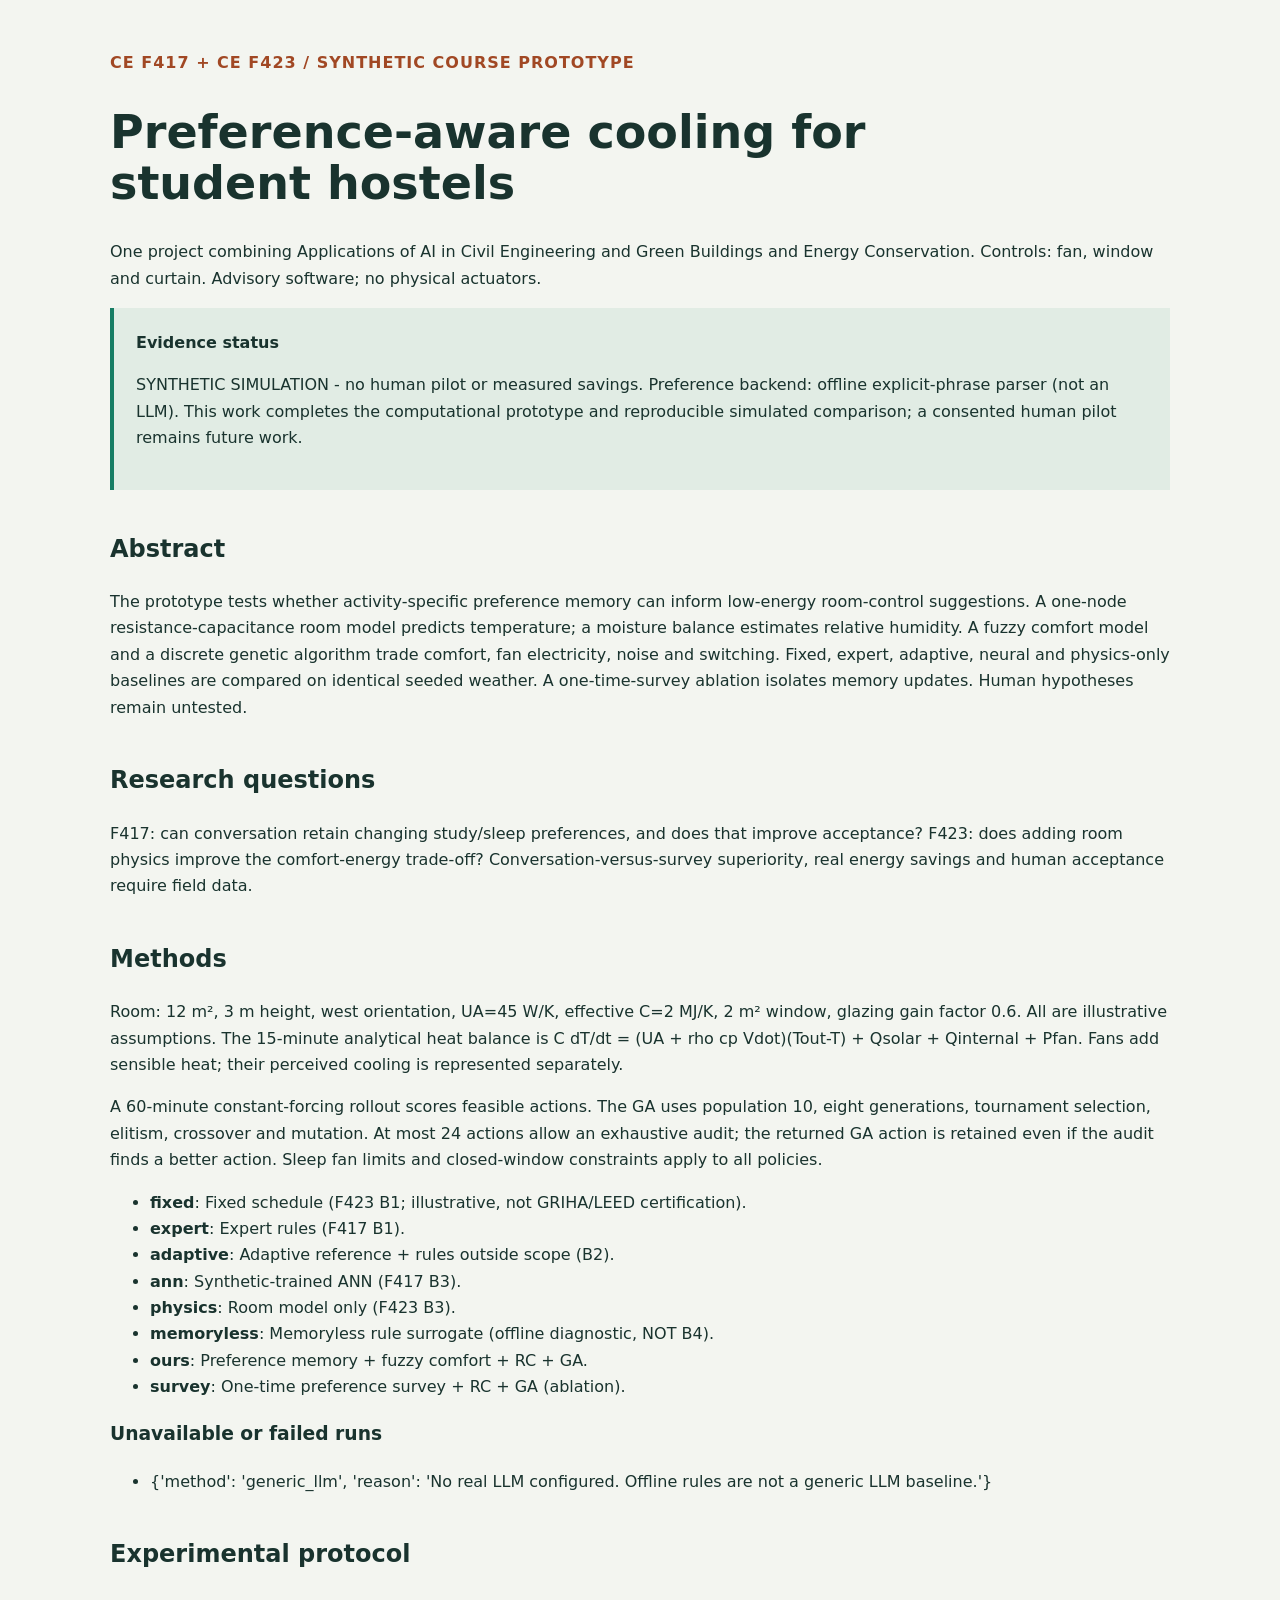
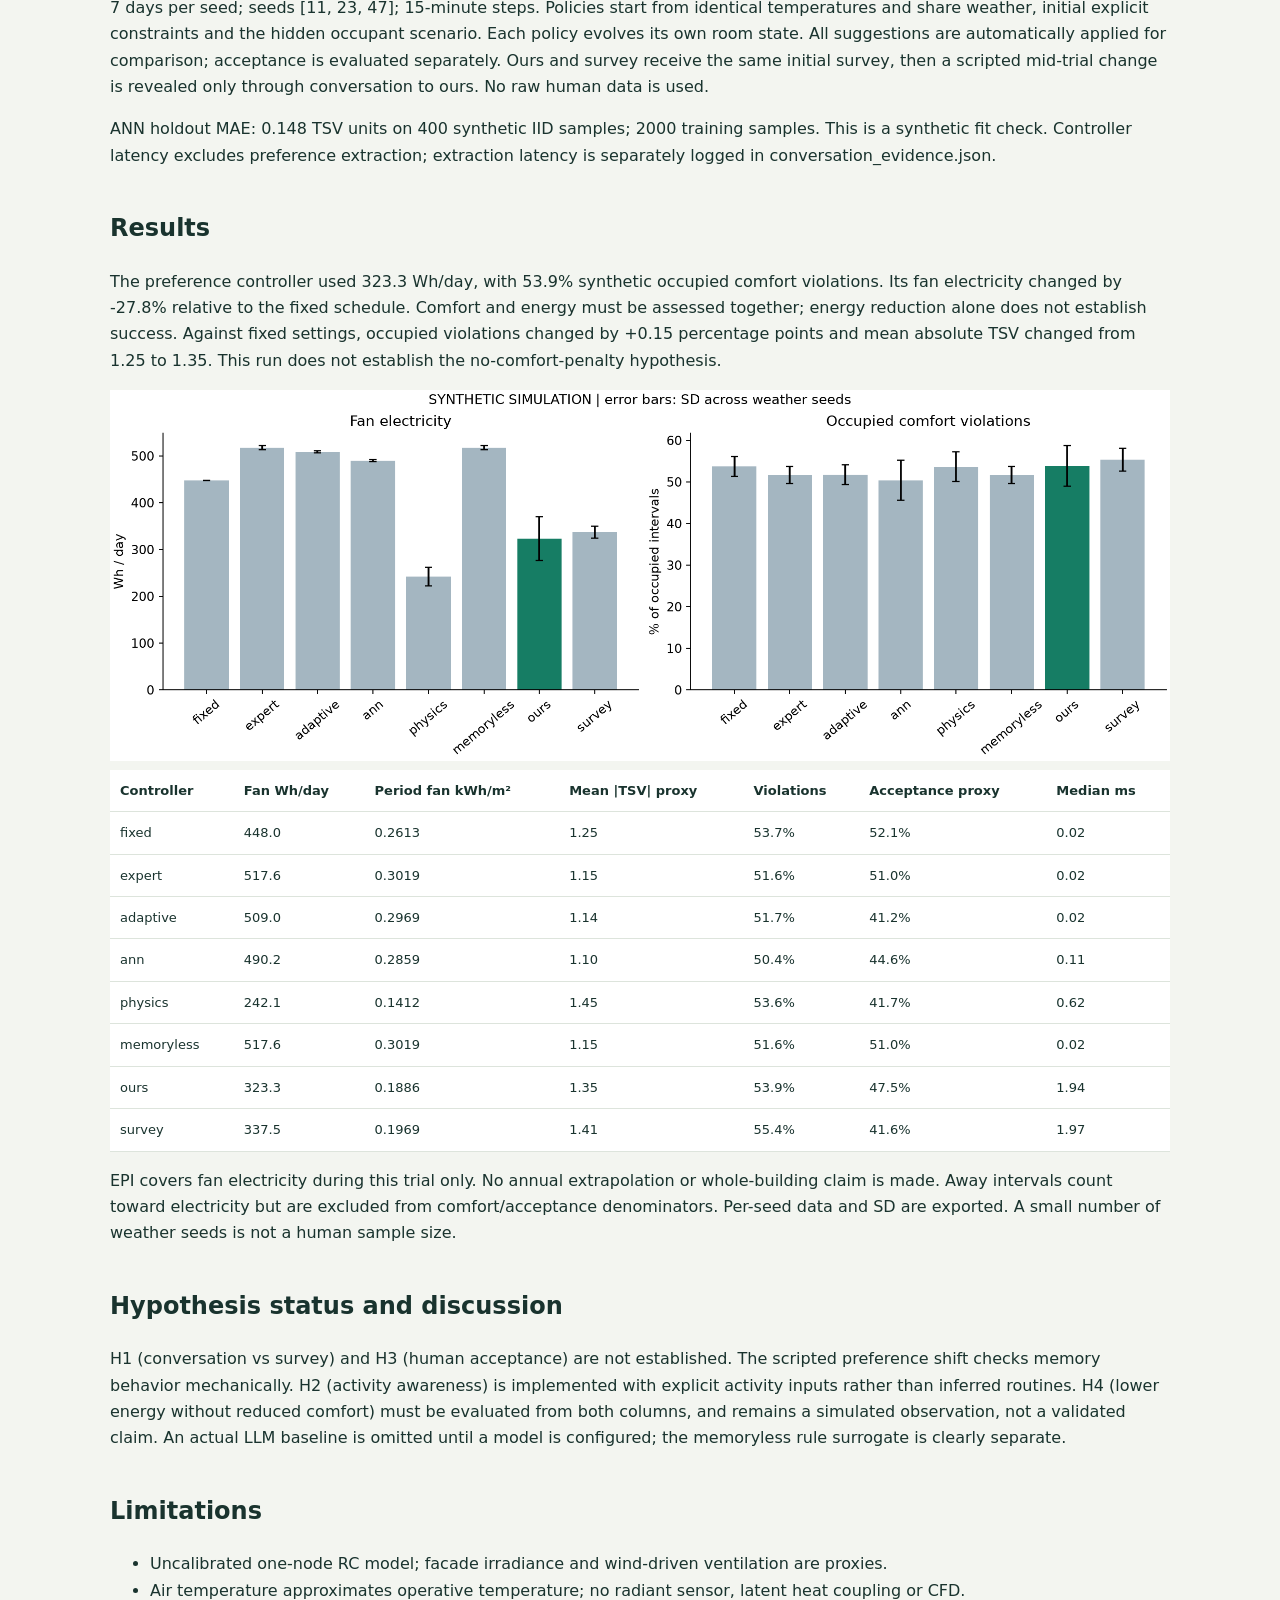
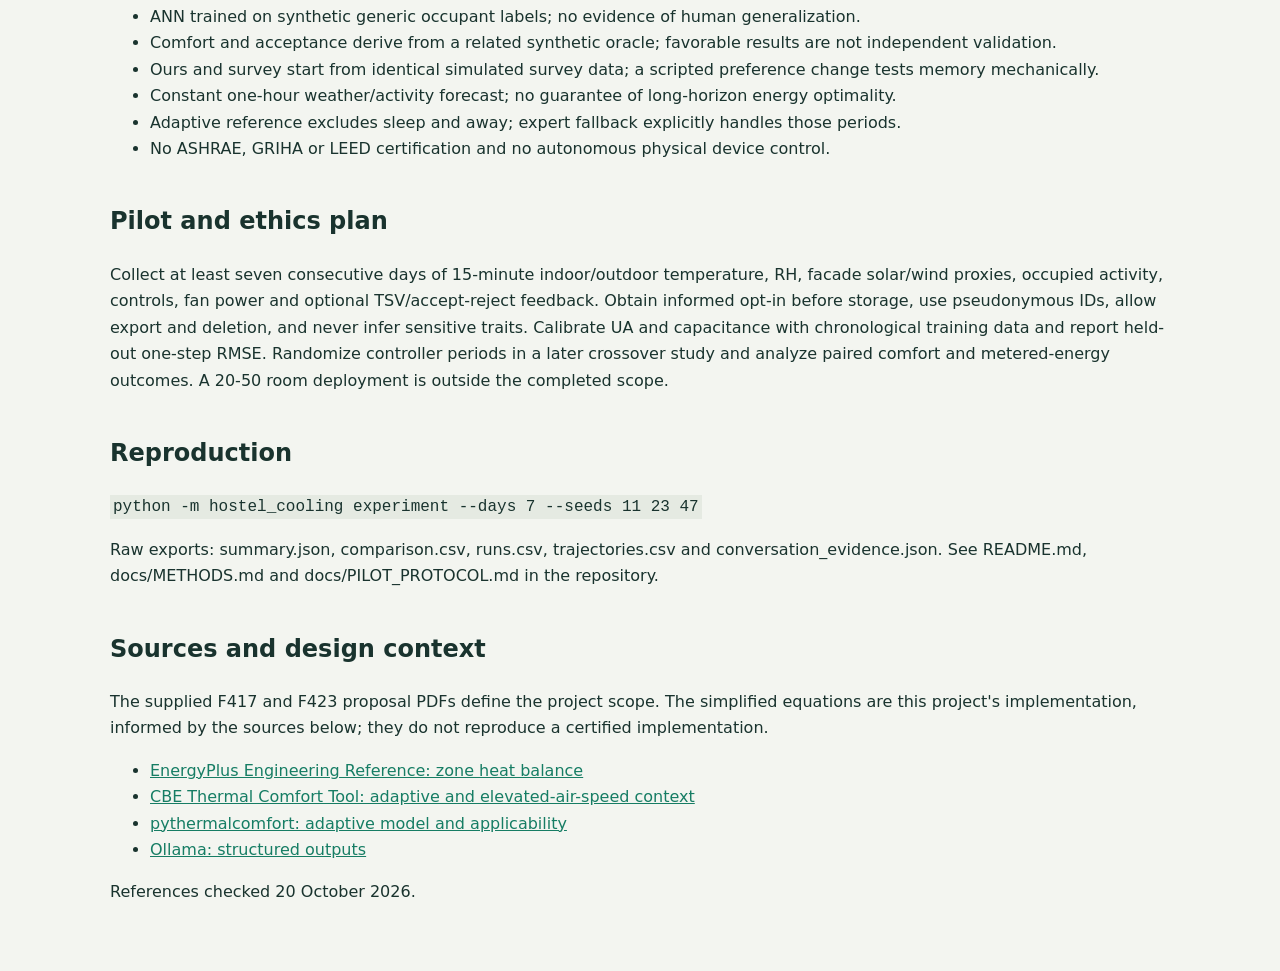
<file: outputs/demo/report.html>
<!doctype html><html lang="en"><meta charset="utf-8"><meta name="viewport" content="width=device-width,initial-scale=1"><title>Hostel cooling | Research report</title>
    <style>body{font:16px/1.65 system-ui;color:#19332e;background:#f3f5f0;margin:0}main{max-width:1060px;margin:auto;padding:50px 30px}h1{font-size:46px;line-height:1.1;max-width:800px}h2{margin-top:40px}.tag{color:#a14824;font-weight:700;letter-spacing:1px}table{border-collapse:collapse;width:100%;font-size:13px;background:white}td,th{padding:10px;text-align:left;border-bottom:1px solid #dde4dc}img{width:100%}code{background:#e5eae2;padding:3px}a{color:#167d64}.box{background:#e1ece4;padding:22px;border-left:4px solid #167d64}@media print{body{background:white}main{padding:0}h2{break-after:avoid}tr,img{break-inside:avoid}}</style><main>
    <div class="tag">CE F417 + CE F423 / SYNTHETIC COURSE PROTOTYPE</div><h1>Preference-aware cooling for student hostels</h1>
    <p>One project combining Applications of AI in Civil Engineering and Green Buildings and Energy Conservation. Controls: fan, window and curtain. Advisory software; no physical actuators.</p>
    <div class="box"><b>Evidence status</b><p>SYNTHETIC SIMULATION - no human pilot or measured savings. Preference backend: offline explicit-phrase parser (not an LLM). This work completes the computational prototype and reproducible simulated comparison; a consented human pilot remains future work.</p></div>
    <h2>Abstract</h2><p>The prototype tests whether activity-specific preference memory can inform low-energy room-control suggestions. A one-node resistance-capacitance room model predicts temperature; a moisture balance estimates relative humidity. A fuzzy comfort model and a discrete genetic algorithm trade comfort, fan electricity, noise and switching. Fixed, expert, adaptive, neural and physics-only baselines are compared on identical seeded weather. A one-time-survey ablation isolates memory updates. Human hypotheses remain untested.</p>
    <h2>Research questions</h2><p>F417: can conversation retain changing study/sleep preferences, and does that improve acceptance? F423: does adding room physics improve the comfort-energy trade-off? Conversation-versus-survey superiority, real energy savings and human acceptance require field data.</p>
    <h2>Methods</h2><p>Room: 12 m², 3 m height, west orientation, UA=45 W/K, effective C=2 MJ/K, 2 m² window, glazing gain factor 0.6. All are illustrative assumptions. The 15-minute analytical heat balance is C dT/dt = (UA + rho cp Vdot)(Tout-T) + Qsolar + Qinternal + Pfan. Fans add sensible heat; their perceived cooling is represented separately.</p>
    <p>A 60-minute constant-forcing rollout scores feasible actions. The GA uses population 10, eight generations, tournament selection, elitism, crossover and mutation. At most 24 actions allow an exhaustive audit; the returned GA action is retained even if the audit finds a better action. Sleep fan limits and closed-window constraints apply to all policies.</p>
    <ul><li><b>fixed</b>: Fixed schedule (F423 B1; illustrative, not GRIHA/LEED certification).</li><li><b>expert</b>: Expert rules (F417 B1).</li><li><b>adaptive</b>: Adaptive reference + rules outside scope (B2).</li><li><b>ann</b>: Synthetic-trained ANN (F417 B3).</li><li><b>physics</b>: Room model only (F423 B3).</li><li><b>memoryless</b>: Memoryless rule surrogate (offline diagnostic, NOT B4).</li><li><b>ours</b>: Preference memory + fuzzy comfort + RC + GA.</li><li><b>survey</b>: One-time preference survey + RC + GA (ablation).</li></ul><h3>Unavailable or failed runs</h3><ul><li>{&#x27;method&#x27;: &#x27;generic_llm&#x27;, &#x27;reason&#x27;: &#x27;No real LLM configured. Offline rules are not a generic LLM baseline.&#x27;}</li></ul>
    <h2>Experimental protocol</h2><p>7 days per seed; seeds [11, 23, 47]; 15-minute steps. Policies start from identical temperatures and share weather, initial explicit constraints and the hidden occupant scenario. Each policy evolves its own room state. All suggestions are automatically applied for comparison; acceptance is evaluated separately. Ours and survey receive the same initial survey, then a scripted mid-trial change is revealed only through conversation to ours. No raw human data is used.</p>
    <p>ANN holdout MAE: 0.148 TSV units on 400 synthetic IID samples; 2000 training samples. This is a synthetic fit check. Controller latency excludes preference extraction; extraction latency is separately logged in conversation_evidence.json.</p>
    <h2>Results</h2><p>The preference controller used 323.3 Wh/day, with 53.9% synthetic occupied comfort violations. Its fan electricity changed by -27.8% relative to the fixed schedule. Comfort and energy must be assessed together; energy reduction alone does not establish success. Against fixed settings, occupied violations changed by +0.15 percentage points and mean absolute TSV changed from 1.25 to 1.35. This run does not establish the no-comfort-penalty hypothesis.</p><img src="comparison.png" alt="Fan electricity and comfort violations by controller">
    <div style="overflow:auto"><table><thead><tr><th>Controller</th><th>Fan Wh/day</th><th>Period fan kWh/m²</th><th>Mean |TSV| proxy</th><th>Violations</th><th>Acceptance proxy</th><th>Median ms</th></tr></thead><tbody><tr><td>fixed</td><td>448.0</td><td>0.2613</td><td>1.25</td><td>53.7%</td><td>52.1%</td><td>0.02</td></tr><tr><td>expert</td><td>517.6</td><td>0.3019</td><td>1.15</td><td>51.6%</td><td>51.0%</td><td>0.02</td></tr><tr><td>adaptive</td><td>509.0</td><td>0.2969</td><td>1.14</td><td>51.7%</td><td>41.2%</td><td>0.02</td></tr><tr><td>ann</td><td>490.2</td><td>0.2859</td><td>1.10</td><td>50.4%</td><td>44.6%</td><td>0.11</td></tr><tr><td>physics</td><td>242.1</td><td>0.1412</td><td>1.45</td><td>53.6%</td><td>41.7%</td><td>0.62</td></tr><tr><td>memoryless</td><td>517.6</td><td>0.3019</td><td>1.15</td><td>51.6%</td><td>51.0%</td><td>0.02</td></tr><tr><td>ours</td><td>323.3</td><td>0.1886</td><td>1.35</td><td>53.9%</td><td>47.5%</td><td>1.94</td></tr><tr><td>survey</td><td>337.5</td><td>0.1969</td><td>1.41</td><td>55.4%</td><td>41.6%</td><td>1.97</td></tr></tbody></table></div>
    <p>EPI covers fan electricity during this trial only. No annual extrapolation or whole-building claim is made. Away intervals count toward electricity but are excluded from comfort/acceptance denominators. Per-seed data and SD are exported. A small number of weather seeds is not a human sample size.</p>
    <h2>Hypothesis status and discussion</h2><p>H1 (conversation vs survey) and H3 (human acceptance) are not established. The scripted preference shift checks memory behavior mechanically. H2 (activity awareness) is implemented with explicit activity inputs rather than inferred routines. H4 (lower energy without reduced comfort) must be evaluated from both columns, and remains a simulated observation, not a validated claim. An actual LLM baseline is omitted until a model is configured; the memoryless rule surrogate is clearly separate.</p>
    <h2>Limitations</h2><ul><li>Uncalibrated one-node RC model; facade irradiance and wind-driven ventilation are proxies.</li><li>Air temperature approximates operative temperature; no radiant sensor, latent heat coupling or CFD.</li><li>ANN trained on synthetic generic occupant labels; no evidence of human generalization.</li><li>Comfort and acceptance derive from a related synthetic oracle; favorable results are not independent validation.</li><li>Ours and survey start from identical simulated survey data; a scripted preference change tests memory mechanically.</li><li>Constant one-hour weather/activity forecast; no guarantee of long-horizon energy optimality.</li><li>Adaptive reference excludes sleep and away; expert fallback explicitly handles those periods.</li><li>No ASHRAE, GRIHA or LEED certification and no autonomous physical device control.</li></ul>
    <h2>Pilot and ethics plan</h2><p>Collect at least seven consecutive days of 15-minute indoor/outdoor temperature, RH, facade solar/wind proxies, occupied activity, controls, fan power and optional TSV/accept-reject feedback. Obtain informed opt-in before storage, use pseudonymous IDs, allow export and deletion, and never infer sensitive traits. Calibrate UA and capacitance with chronological training data and report held-out one-step RMSE. Randomize controller periods in a later crossover study and analyze paired comfort and metered-energy outcomes. A 20-50 room deployment is outside the completed scope.</p>
    <h2>Reproduction</h2><p><code>python -m hostel_cooling experiment --days 7 --seeds 11 23 47</code></p><p>Raw exports: summary.json, comparison.csv, runs.csv, trajectories.csv and conversation_evidence.json. See README.md, docs/METHODS.md and docs/PILOT_PROTOCOL.md in the repository.</p>
    <h2>Sources and design context</h2><p>The supplied F417 and F423 proposal PDFs define the project scope. The simplified equations are this project's implementation, informed by the sources below; they do not reproduce a certified implementation.</p><ul><li><a href="https://energyplus.readthedocs.io/en/stable/guides/engineering-reference/2.1-basis-for-the-zone-and-air-system-integration.html">EnergyPlus Engineering Reference: zone heat balance</a></li><li><a href="https://cbe.berkeley.edu/research/cbe-thermal-comfort-tool/">CBE Thermal Comfort Tool: adaptive and elevated-air-speed context</a></li><li><a href="https://pythermalcomfort.readthedocs.io/en/latest/documentation/models.html">pythermalcomfort: adaptive model and applicability</a></li><li><a href="https://docs.ollama.com/capabilities/structured-outputs">Ollama: structured outputs</a></li></ul><p>References checked 20 October 2026.</p></main></html>
</file>
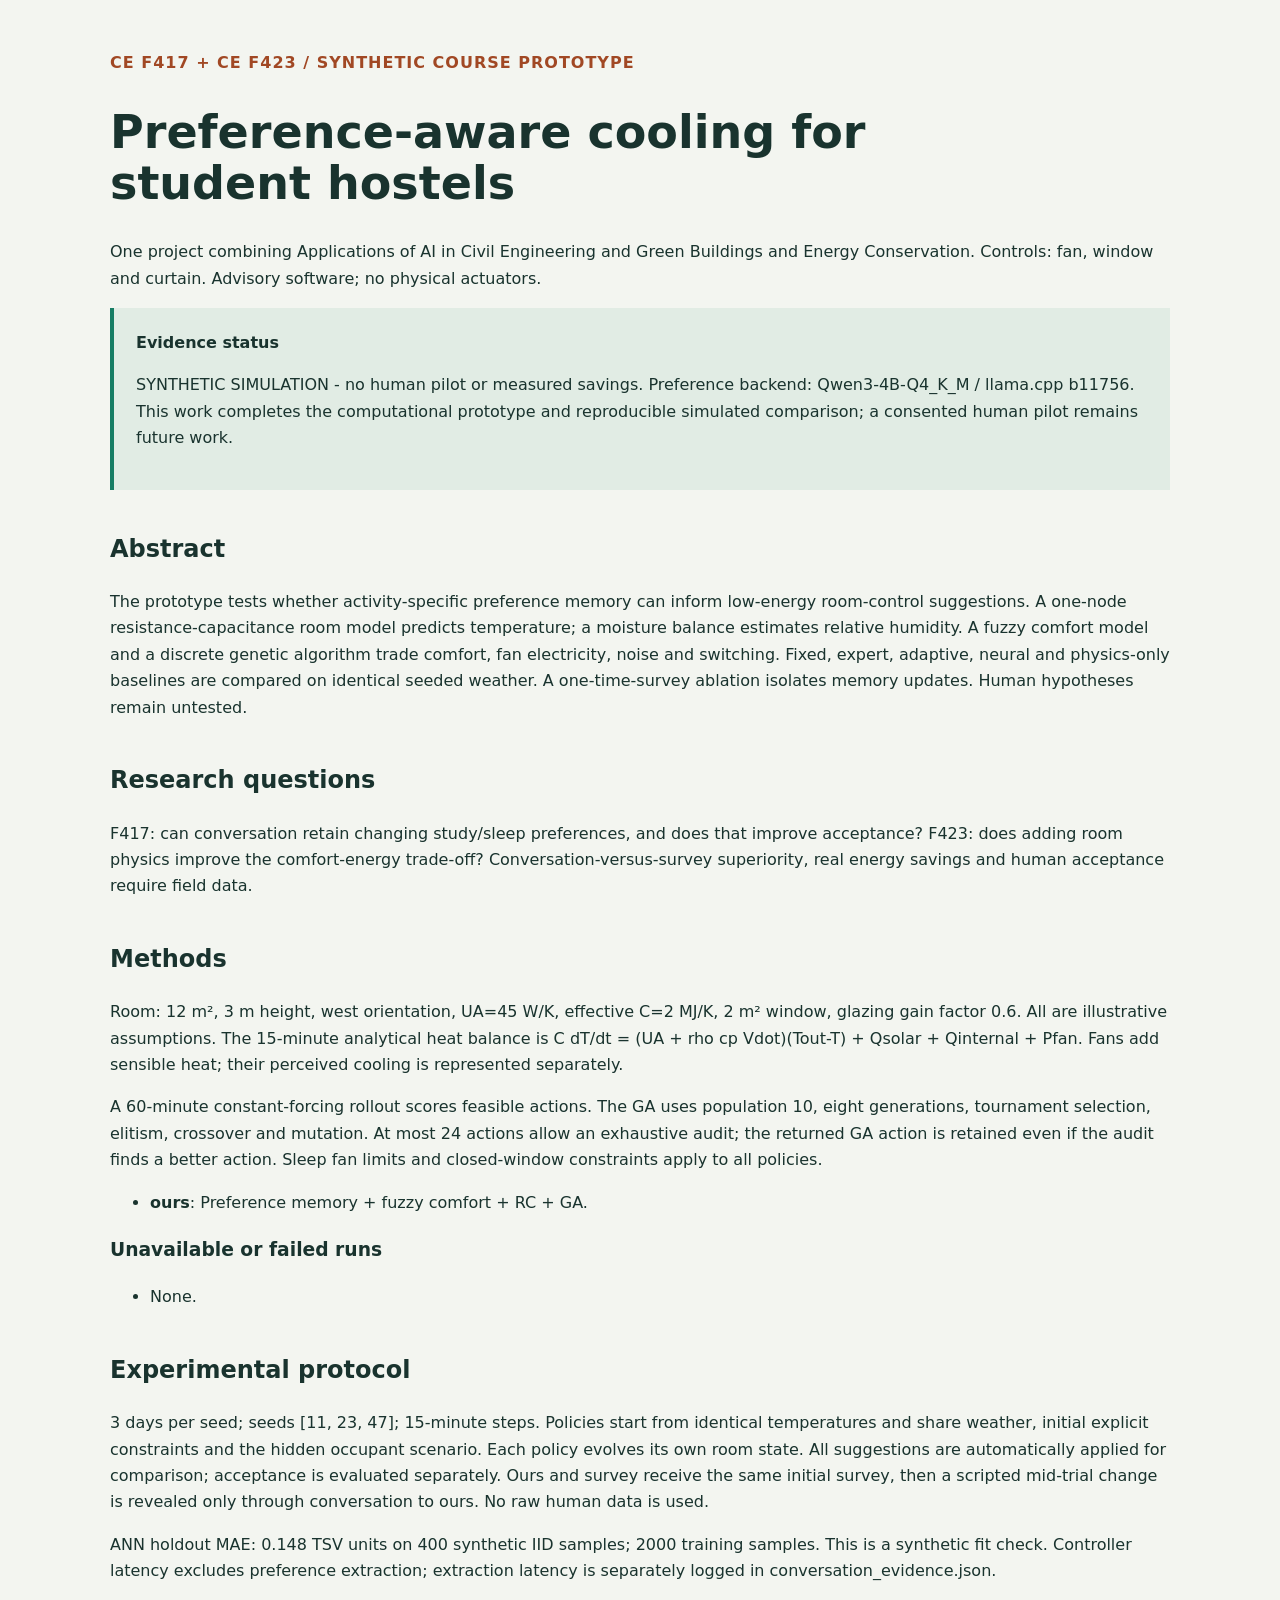
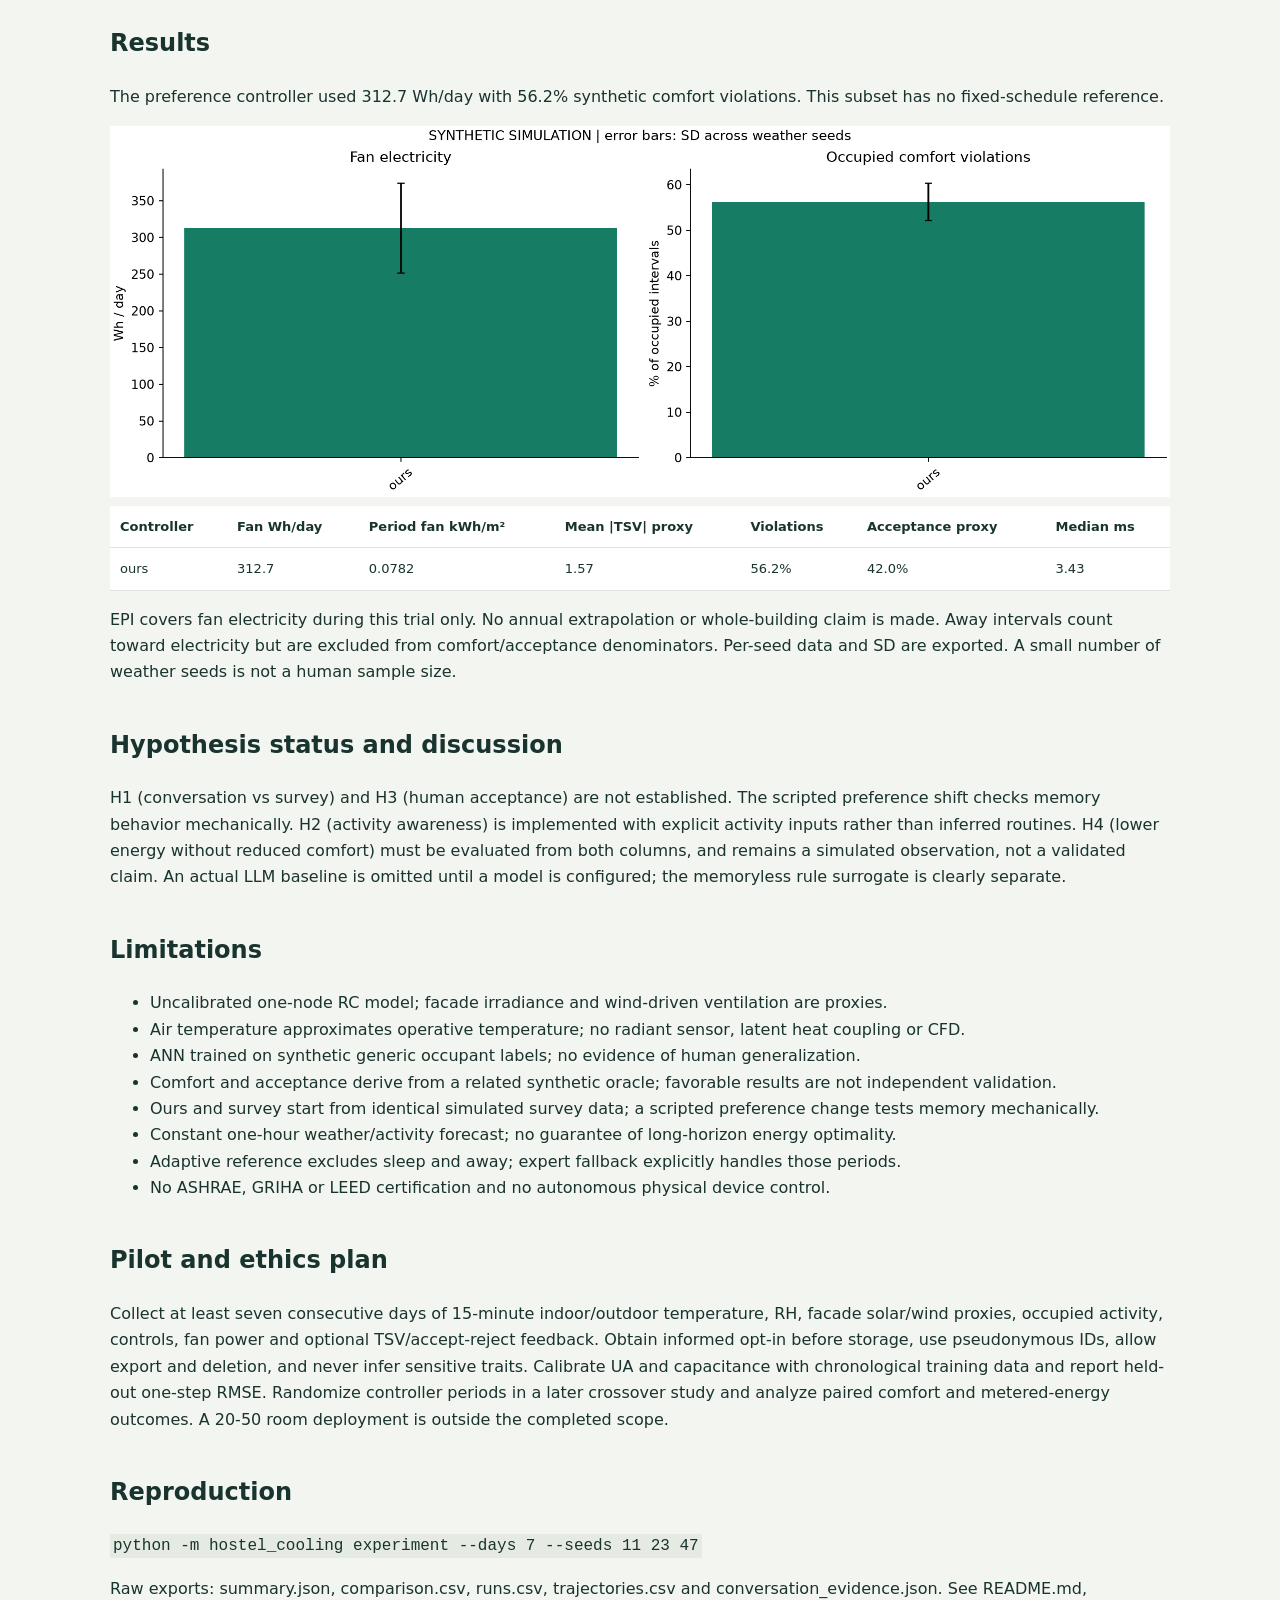
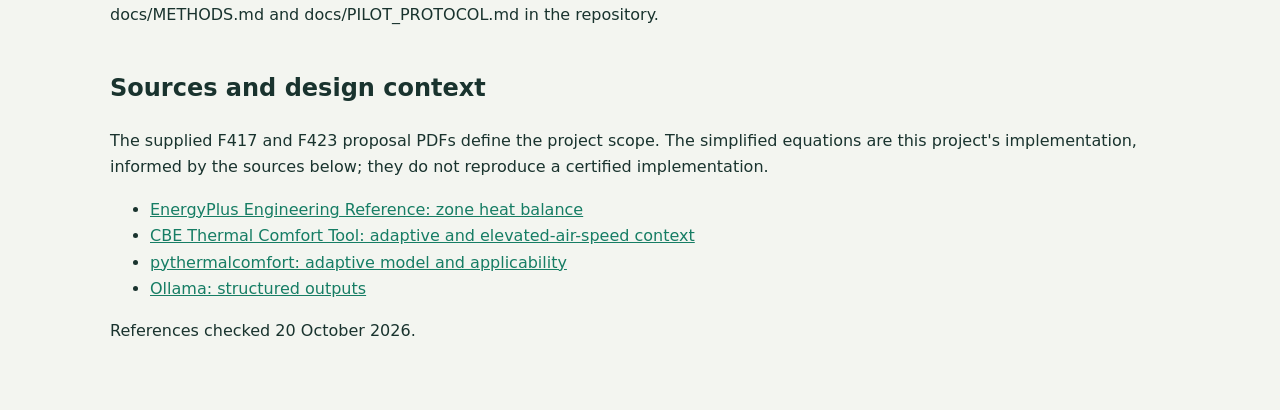
<file: outputs/study/sensitivity/0/report.html>
<!doctype html><html lang="en"><meta charset="utf-8"><meta name="viewport" content="width=device-width,initial-scale=1"><title>Hostel cooling | Research report</title>
    <style>body{font:16px/1.65 system-ui;color:#19332e;background:#f3f5f0;margin:0}main{max-width:1060px;margin:auto;padding:50px 30px}h1{font-size:46px;line-height:1.1;max-width:800px}h2{margin-top:40px}.tag{color:#a14824;font-weight:700;letter-spacing:1px}table{border-collapse:collapse;width:100%;font-size:13px;background:white}td,th{padding:10px;text-align:left;border-bottom:1px solid #dde4dc}img{width:100%}code{background:#e5eae2;padding:3px}a{color:#167d64}.box{background:#e1ece4;padding:22px;border-left:4px solid #167d64}@media print{body{background:white}main{padding:0}h2{break-after:avoid}tr,img{break-inside:avoid}}</style><main>
    <div class="tag">CE F417 + CE F423 / SYNTHETIC COURSE PROTOTYPE</div><h1>Preference-aware cooling for student hostels</h1>
    <p>One project combining Applications of AI in Civil Engineering and Green Buildings and Energy Conservation. Controls: fan, window and curtain. Advisory software; no physical actuators.</p>
    <div class="box"><b>Evidence status</b><p>SYNTHETIC SIMULATION - no human pilot or measured savings. Preference backend: Qwen3-4B-Q4_K_M / llama.cpp b11756. This work completes the computational prototype and reproducible simulated comparison; a consented human pilot remains future work.</p></div>
    <h2>Abstract</h2><p>The prototype tests whether activity-specific preference memory can inform low-energy room-control suggestions. A one-node resistance-capacitance room model predicts temperature; a moisture balance estimates relative humidity. A fuzzy comfort model and a discrete genetic algorithm trade comfort, fan electricity, noise and switching. Fixed, expert, adaptive, neural and physics-only baselines are compared on identical seeded weather. A one-time-survey ablation isolates memory updates. Human hypotheses remain untested.</p>
    <h2>Research questions</h2><p>F417: can conversation retain changing study/sleep preferences, and does that improve acceptance? F423: does adding room physics improve the comfort-energy trade-off? Conversation-versus-survey superiority, real energy savings and human acceptance require field data.</p>
    <h2>Methods</h2><p>Room: 12 m², 3 m height, west orientation, UA=45 W/K, effective C=2 MJ/K, 2 m² window, glazing gain factor 0.6. All are illustrative assumptions. The 15-minute analytical heat balance is C dT/dt = (UA + rho cp Vdot)(Tout-T) + Qsolar + Qinternal + Pfan. Fans add sensible heat; their perceived cooling is represented separately.</p>
    <p>A 60-minute constant-forcing rollout scores feasible actions. The GA uses population 10, eight generations, tournament selection, elitism, crossover and mutation. At most 24 actions allow an exhaustive audit; the returned GA action is retained even if the audit finds a better action. Sleep fan limits and closed-window constraints apply to all policies.</p>
    <ul><li><b>ours</b>: Preference memory + fuzzy comfort + RC + GA.</li></ul><h3>Unavailable or failed runs</h3><ul><li>None.</li></ul>
    <h2>Experimental protocol</h2><p>3 days per seed; seeds [11, 23, 47]; 15-minute steps. Policies start from identical temperatures and share weather, initial explicit constraints and the hidden occupant scenario. Each policy evolves its own room state. All suggestions are automatically applied for comparison; acceptance is evaluated separately. Ours and survey receive the same initial survey, then a scripted mid-trial change is revealed only through conversation to ours. No raw human data is used.</p>
    <p>ANN holdout MAE: 0.148 TSV units on 400 synthetic IID samples; 2000 training samples. This is a synthetic fit check. Controller latency excludes preference extraction; extraction latency is separately logged in conversation_evidence.json.</p>
    <h2>Results</h2><p>The preference controller used 312.7 Wh/day with 56.2% synthetic comfort violations. This subset has no fixed-schedule reference.</p><img src="comparison.png" alt="Fan electricity and comfort violations by controller">
    <div style="overflow:auto"><table><thead><tr><th>Controller</th><th>Fan Wh/day</th><th>Period fan kWh/m²</th><th>Mean |TSV| proxy</th><th>Violations</th><th>Acceptance proxy</th><th>Median ms</th></tr></thead><tbody><tr><td>ours</td><td>312.7</td><td>0.0782</td><td>1.57</td><td>56.2%</td><td>42.0%</td><td>3.43</td></tr></tbody></table></div>
    <p>EPI covers fan electricity during this trial only. No annual extrapolation or whole-building claim is made. Away intervals count toward electricity but are excluded from comfort/acceptance denominators. Per-seed data and SD are exported. A small number of weather seeds is not a human sample size.</p>
    <h2>Hypothesis status and discussion</h2><p>H1 (conversation vs survey) and H3 (human acceptance) are not established. The scripted preference shift checks memory behavior mechanically. H2 (activity awareness) is implemented with explicit activity inputs rather than inferred routines. H4 (lower energy without reduced comfort) must be evaluated from both columns, and remains a simulated observation, not a validated claim. An actual LLM baseline is omitted until a model is configured; the memoryless rule surrogate is clearly separate.</p>
    <h2>Limitations</h2><ul><li>Uncalibrated one-node RC model; facade irradiance and wind-driven ventilation are proxies.</li><li>Air temperature approximates operative temperature; no radiant sensor, latent heat coupling or CFD.</li><li>ANN trained on synthetic generic occupant labels; no evidence of human generalization.</li><li>Comfort and acceptance derive from a related synthetic oracle; favorable results are not independent validation.</li><li>Ours and survey start from identical simulated survey data; a scripted preference change tests memory mechanically.</li><li>Constant one-hour weather/activity forecast; no guarantee of long-horizon energy optimality.</li><li>Adaptive reference excludes sleep and away; expert fallback explicitly handles those periods.</li><li>No ASHRAE, GRIHA or LEED certification and no autonomous physical device control.</li></ul>
    <h2>Pilot and ethics plan</h2><p>Collect at least seven consecutive days of 15-minute indoor/outdoor temperature, RH, facade solar/wind proxies, occupied activity, controls, fan power and optional TSV/accept-reject feedback. Obtain informed opt-in before storage, use pseudonymous IDs, allow export and deletion, and never infer sensitive traits. Calibrate UA and capacitance with chronological training data and report held-out one-step RMSE. Randomize controller periods in a later crossover study and analyze paired comfort and metered-energy outcomes. A 20-50 room deployment is outside the completed scope.</p>
    <h2>Reproduction</h2><p><code>python -m hostel_cooling experiment --days 7 --seeds 11 23 47</code></p><p>Raw exports: summary.json, comparison.csv, runs.csv, trajectories.csv and conversation_evidence.json. See README.md, docs/METHODS.md and docs/PILOT_PROTOCOL.md in the repository.</p>
    <h2>Sources and design context</h2><p>The supplied F417 and F423 proposal PDFs define the project scope. The simplified equations are this project's implementation, informed by the sources below; they do not reproduce a certified implementation.</p><ul><li><a href="https://energyplus.readthedocs.io/en/stable/guides/engineering-reference/2.1-basis-for-the-zone-and-air-system-integration.html">EnergyPlus Engineering Reference: zone heat balance</a></li><li><a href="https://cbe.berkeley.edu/research/cbe-thermal-comfort-tool/">CBE Thermal Comfort Tool: adaptive and elevated-air-speed context</a></li><li><a href="https://pythermalcomfort.readthedocs.io/en/latest/documentation/models.html">pythermalcomfort: adaptive model and applicability</a></li><li><a href="https://docs.ollama.com/capabilities/structured-outputs">Ollama: structured outputs</a></li></ul><p>References checked 20 October 2026.</p></main></html>
</file>
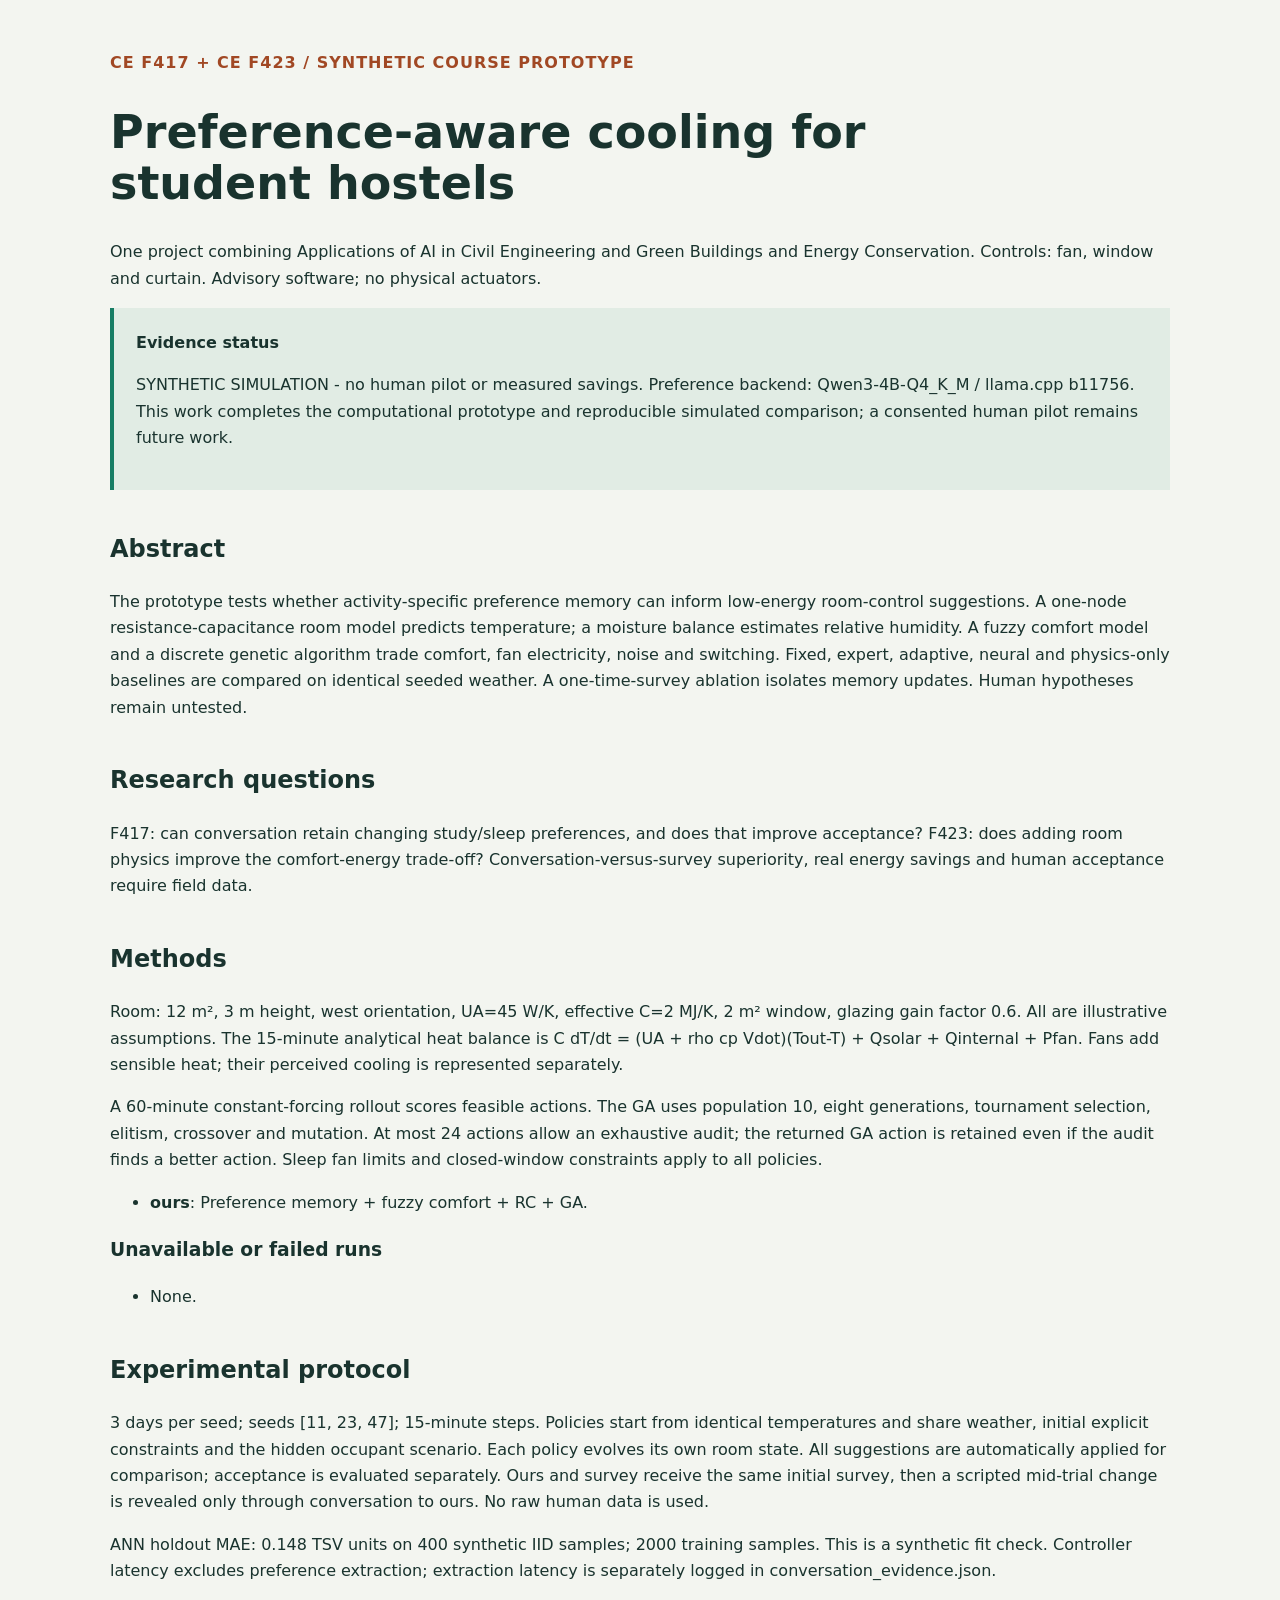
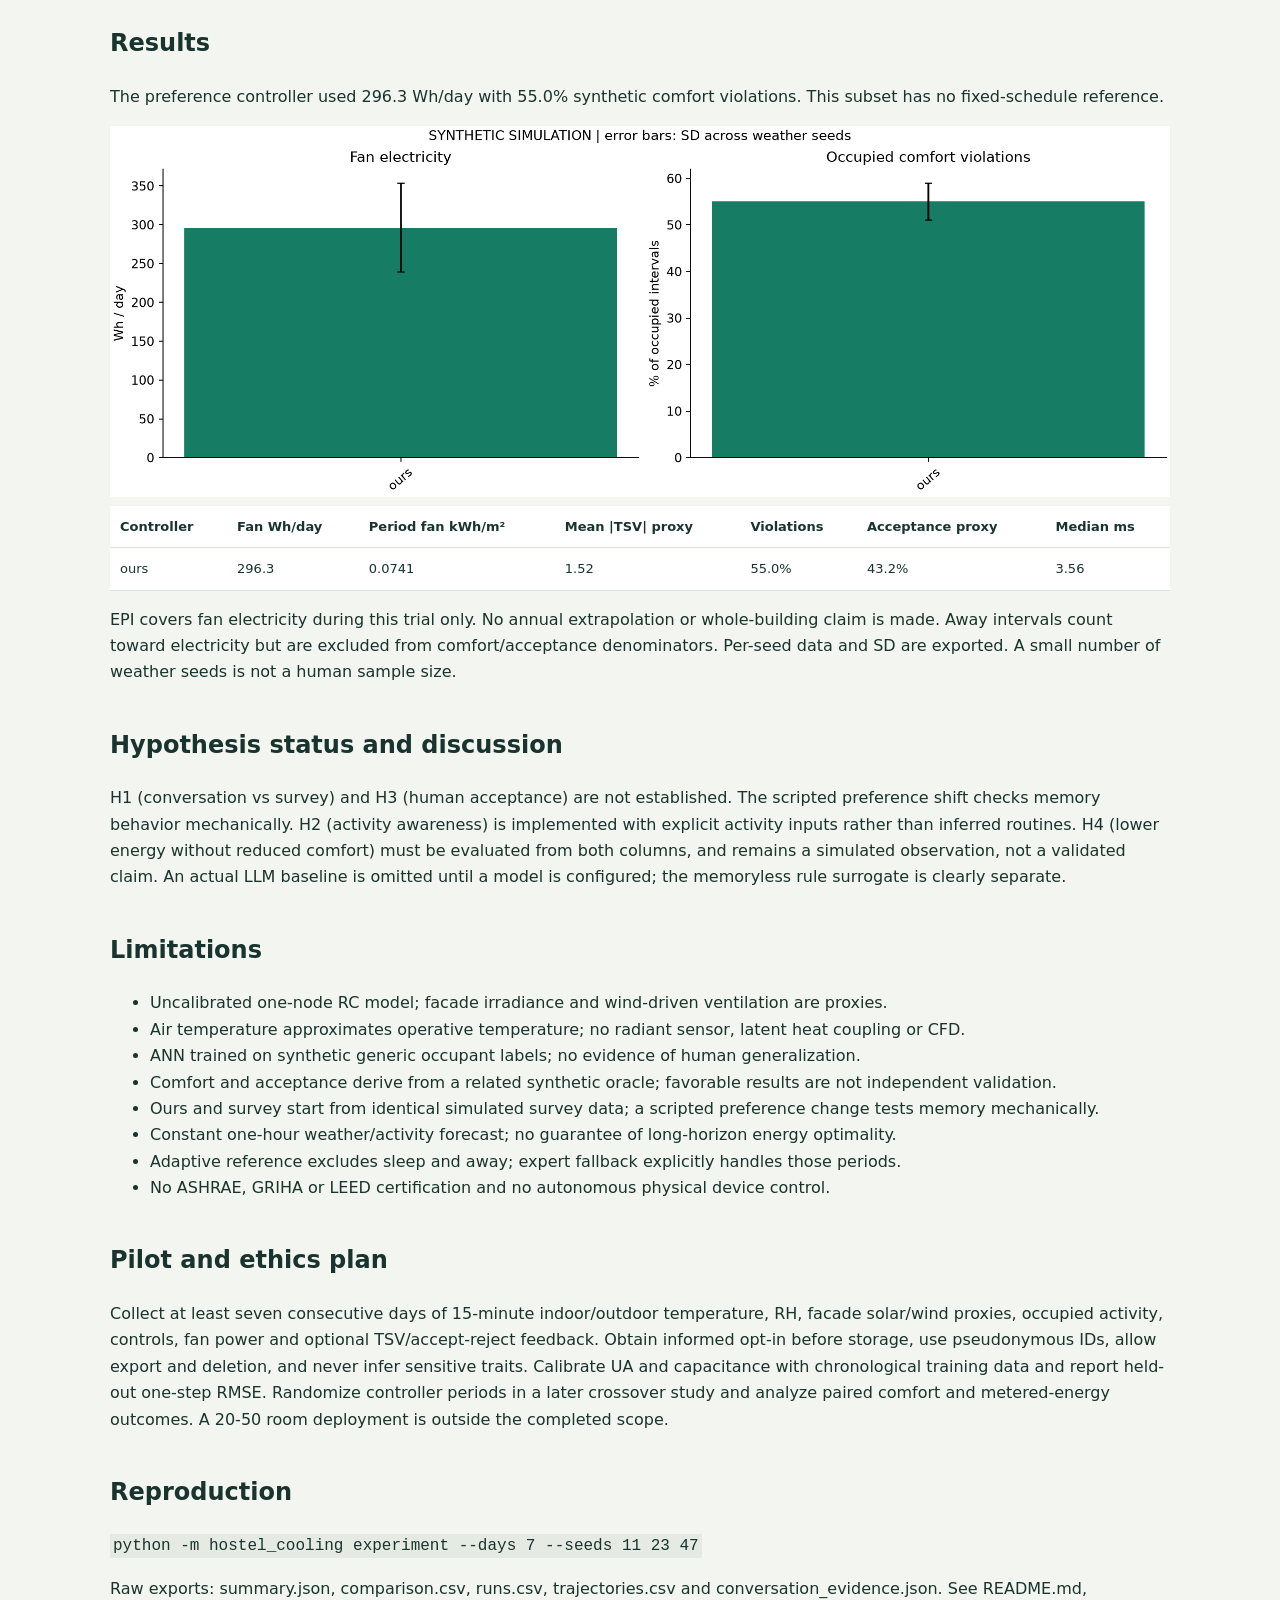
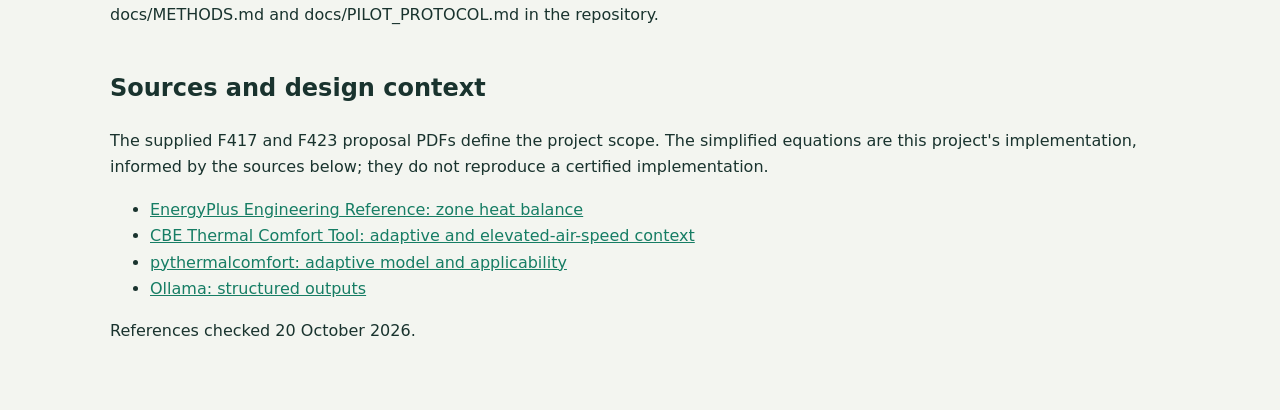
<file: outputs/study/sensitivity/0_1/report.html>
<!doctype html><html lang="en"><meta charset="utf-8"><meta name="viewport" content="width=device-width,initial-scale=1"><title>Hostel cooling | Research report</title>
    <style>body{font:16px/1.65 system-ui;color:#19332e;background:#f3f5f0;margin:0}main{max-width:1060px;margin:auto;padding:50px 30px}h1{font-size:46px;line-height:1.1;max-width:800px}h2{margin-top:40px}.tag{color:#a14824;font-weight:700;letter-spacing:1px}table{border-collapse:collapse;width:100%;font-size:13px;background:white}td,th{padding:10px;text-align:left;border-bottom:1px solid #dde4dc}img{width:100%}code{background:#e5eae2;padding:3px}a{color:#167d64}.box{background:#e1ece4;padding:22px;border-left:4px solid #167d64}@media print{body{background:white}main{padding:0}h2{break-after:avoid}tr,img{break-inside:avoid}}</style><main>
    <div class="tag">CE F417 + CE F423 / SYNTHETIC COURSE PROTOTYPE</div><h1>Preference-aware cooling for student hostels</h1>
    <p>One project combining Applications of AI in Civil Engineering and Green Buildings and Energy Conservation. Controls: fan, window and curtain. Advisory software; no physical actuators.</p>
    <div class="box"><b>Evidence status</b><p>SYNTHETIC SIMULATION - no human pilot or measured savings. Preference backend: Qwen3-4B-Q4_K_M / llama.cpp b11756. This work completes the computational prototype and reproducible simulated comparison; a consented human pilot remains future work.</p></div>
    <h2>Abstract</h2><p>The prototype tests whether activity-specific preference memory can inform low-energy room-control suggestions. A one-node resistance-capacitance room model predicts temperature; a moisture balance estimates relative humidity. A fuzzy comfort model and a discrete genetic algorithm trade comfort, fan electricity, noise and switching. Fixed, expert, adaptive, neural and physics-only baselines are compared on identical seeded weather. A one-time-survey ablation isolates memory updates. Human hypotheses remain untested.</p>
    <h2>Research questions</h2><p>F417: can conversation retain changing study/sleep preferences, and does that improve acceptance? F423: does adding room physics improve the comfort-energy trade-off? Conversation-versus-survey superiority, real energy savings and human acceptance require field data.</p>
    <h2>Methods</h2><p>Room: 12 m², 3 m height, west orientation, UA=45 W/K, effective C=2 MJ/K, 2 m² window, glazing gain factor 0.6. All are illustrative assumptions. The 15-minute analytical heat balance is C dT/dt = (UA + rho cp Vdot)(Tout-T) + Qsolar + Qinternal + Pfan. Fans add sensible heat; their perceived cooling is represented separately.</p>
    <p>A 60-minute constant-forcing rollout scores feasible actions. The GA uses population 10, eight generations, tournament selection, elitism, crossover and mutation. At most 24 actions allow an exhaustive audit; the returned GA action is retained even if the audit finds a better action. Sleep fan limits and closed-window constraints apply to all policies.</p>
    <ul><li><b>ours</b>: Preference memory + fuzzy comfort + RC + GA.</li></ul><h3>Unavailable or failed runs</h3><ul><li>None.</li></ul>
    <h2>Experimental protocol</h2><p>3 days per seed; seeds [11, 23, 47]; 15-minute steps. Policies start from identical temperatures and share weather, initial explicit constraints and the hidden occupant scenario. Each policy evolves its own room state. All suggestions are automatically applied for comparison; acceptance is evaluated separately. Ours and survey receive the same initial survey, then a scripted mid-trial change is revealed only through conversation to ours. No raw human data is used.</p>
    <p>ANN holdout MAE: 0.148 TSV units on 400 synthetic IID samples; 2000 training samples. This is a synthetic fit check. Controller latency excludes preference extraction; extraction latency is separately logged in conversation_evidence.json.</p>
    <h2>Results</h2><p>The preference controller used 296.3 Wh/day with 55.0% synthetic comfort violations. This subset has no fixed-schedule reference.</p><img src="comparison.png" alt="Fan electricity and comfort violations by controller">
    <div style="overflow:auto"><table><thead><tr><th>Controller</th><th>Fan Wh/day</th><th>Period fan kWh/m²</th><th>Mean |TSV| proxy</th><th>Violations</th><th>Acceptance proxy</th><th>Median ms</th></tr></thead><tbody><tr><td>ours</td><td>296.3</td><td>0.0741</td><td>1.52</td><td>55.0%</td><td>43.2%</td><td>3.56</td></tr></tbody></table></div>
    <p>EPI covers fan electricity during this trial only. No annual extrapolation or whole-building claim is made. Away intervals count toward electricity but are excluded from comfort/acceptance denominators. Per-seed data and SD are exported. A small number of weather seeds is not a human sample size.</p>
    <h2>Hypothesis status and discussion</h2><p>H1 (conversation vs survey) and H3 (human acceptance) are not established. The scripted preference shift checks memory behavior mechanically. H2 (activity awareness) is implemented with explicit activity inputs rather than inferred routines. H4 (lower energy without reduced comfort) must be evaluated from both columns, and remains a simulated observation, not a validated claim. An actual LLM baseline is omitted until a model is configured; the memoryless rule surrogate is clearly separate.</p>
    <h2>Limitations</h2><ul><li>Uncalibrated one-node RC model; facade irradiance and wind-driven ventilation are proxies.</li><li>Air temperature approximates operative temperature; no radiant sensor, latent heat coupling or CFD.</li><li>ANN trained on synthetic generic occupant labels; no evidence of human generalization.</li><li>Comfort and acceptance derive from a related synthetic oracle; favorable results are not independent validation.</li><li>Ours and survey start from identical simulated survey data; a scripted preference change tests memory mechanically.</li><li>Constant one-hour weather/activity forecast; no guarantee of long-horizon energy optimality.</li><li>Adaptive reference excludes sleep and away; expert fallback explicitly handles those periods.</li><li>No ASHRAE, GRIHA or LEED certification and no autonomous physical device control.</li></ul>
    <h2>Pilot and ethics plan</h2><p>Collect at least seven consecutive days of 15-minute indoor/outdoor temperature, RH, facade solar/wind proxies, occupied activity, controls, fan power and optional TSV/accept-reject feedback. Obtain informed opt-in before storage, use pseudonymous IDs, allow export and deletion, and never infer sensitive traits. Calibrate UA and capacitance with chronological training data and report held-out one-step RMSE. Randomize controller periods in a later crossover study and analyze paired comfort and metered-energy outcomes. A 20-50 room deployment is outside the completed scope.</p>
    <h2>Reproduction</h2><p><code>python -m hostel_cooling experiment --days 7 --seeds 11 23 47</code></p><p>Raw exports: summary.json, comparison.csv, runs.csv, trajectories.csv and conversation_evidence.json. See README.md, docs/METHODS.md and docs/PILOT_PROTOCOL.md in the repository.</p>
    <h2>Sources and design context</h2><p>The supplied F417 and F423 proposal PDFs define the project scope. The simplified equations are this project's implementation, informed by the sources below; they do not reproduce a certified implementation.</p><ul><li><a href="https://energyplus.readthedocs.io/en/stable/guides/engineering-reference/2.1-basis-for-the-zone-and-air-system-integration.html">EnergyPlus Engineering Reference: zone heat balance</a></li><li><a href="https://cbe.berkeley.edu/research/cbe-thermal-comfort-tool/">CBE Thermal Comfort Tool: adaptive and elevated-air-speed context</a></li><li><a href="https://pythermalcomfort.readthedocs.io/en/latest/documentation/models.html">pythermalcomfort: adaptive model and applicability</a></li><li><a href="https://docs.ollama.com/capabilities/structured-outputs">Ollama: structured outputs</a></li></ul><p>References checked 20 October 2026.</p></main></html>
</file>
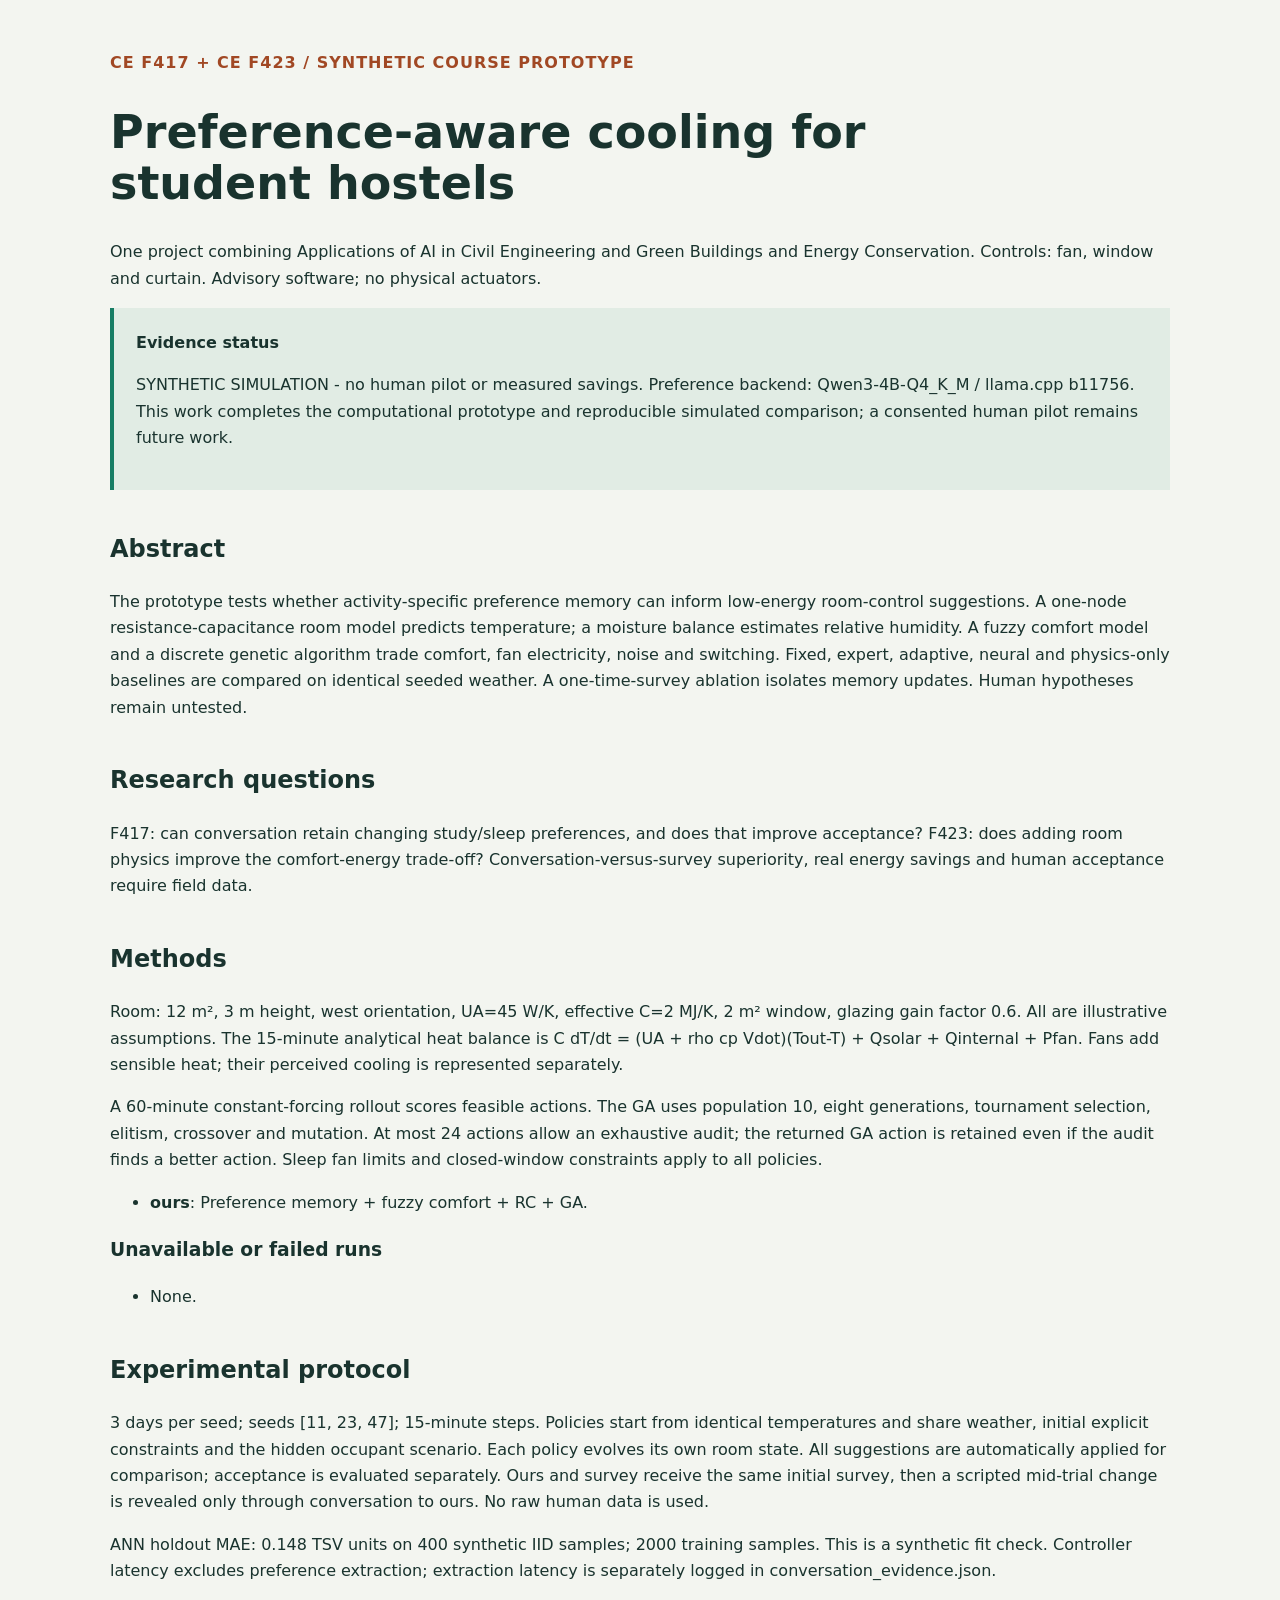
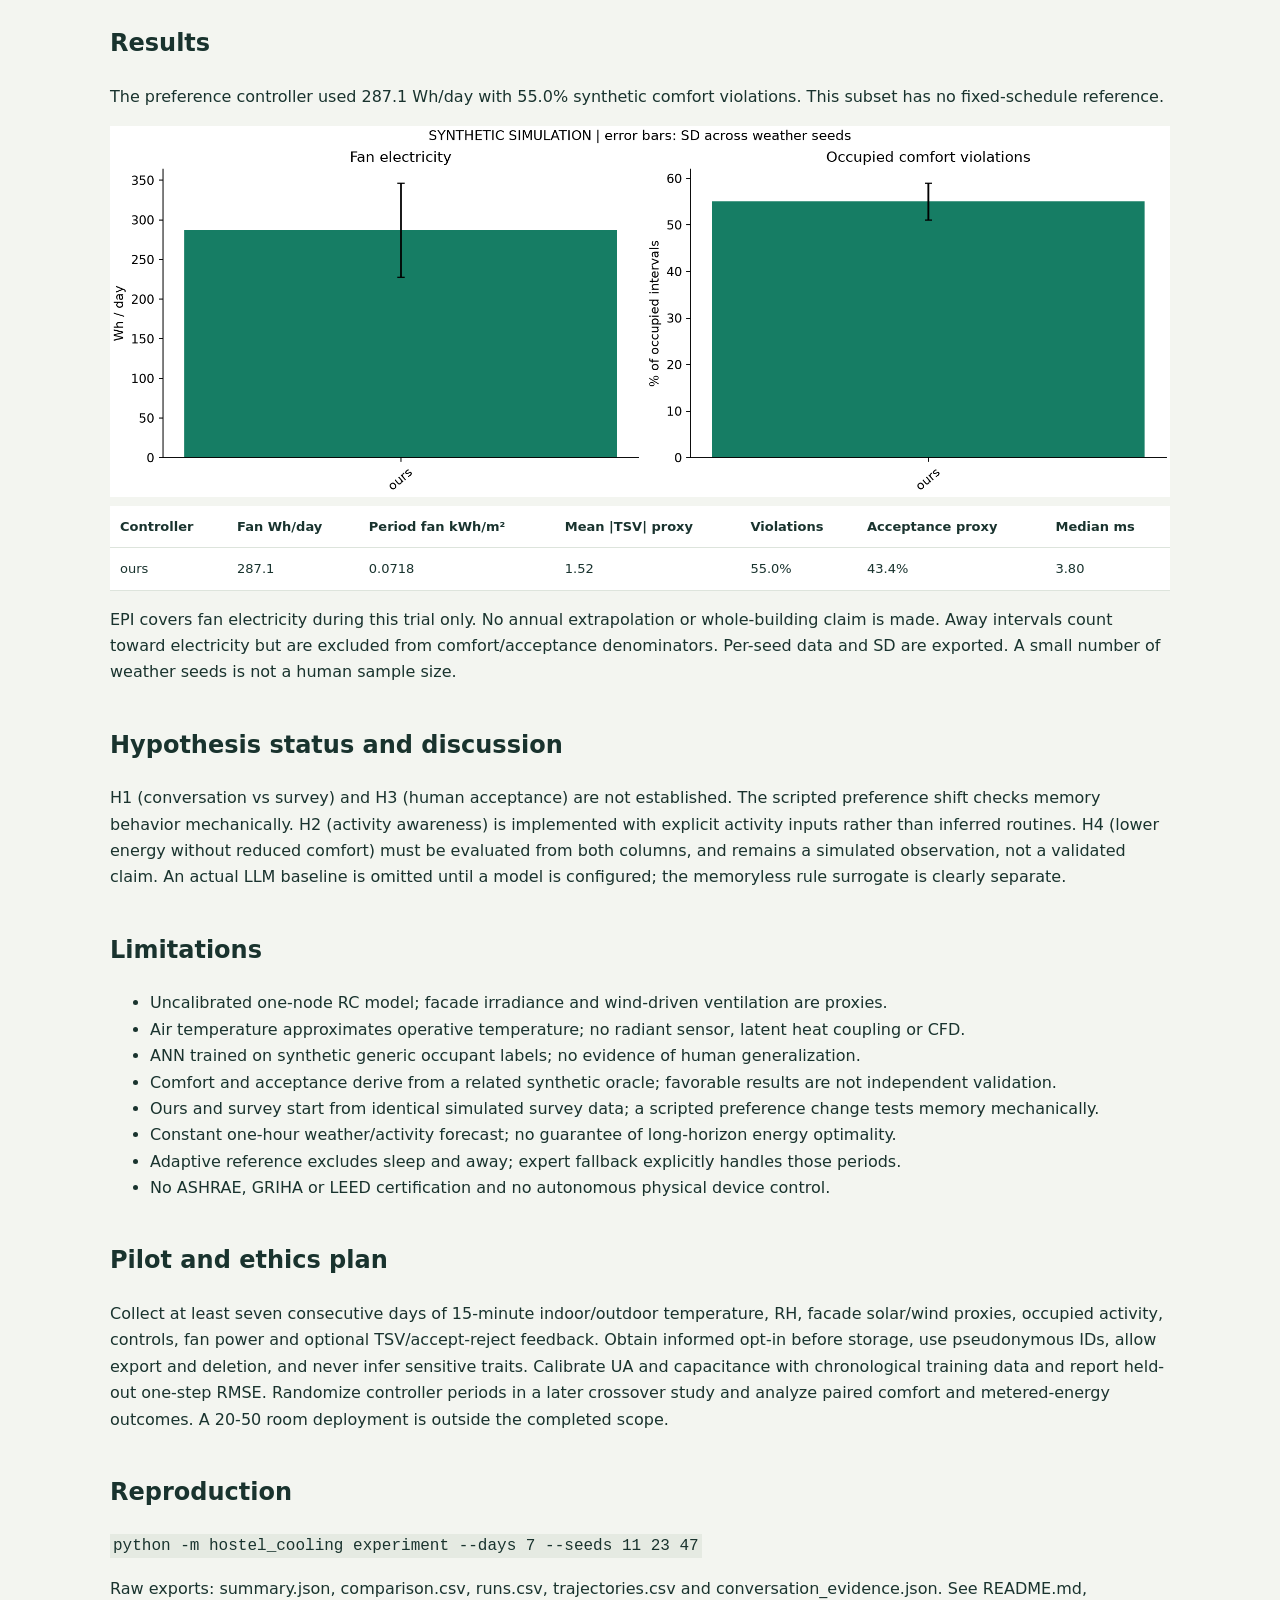
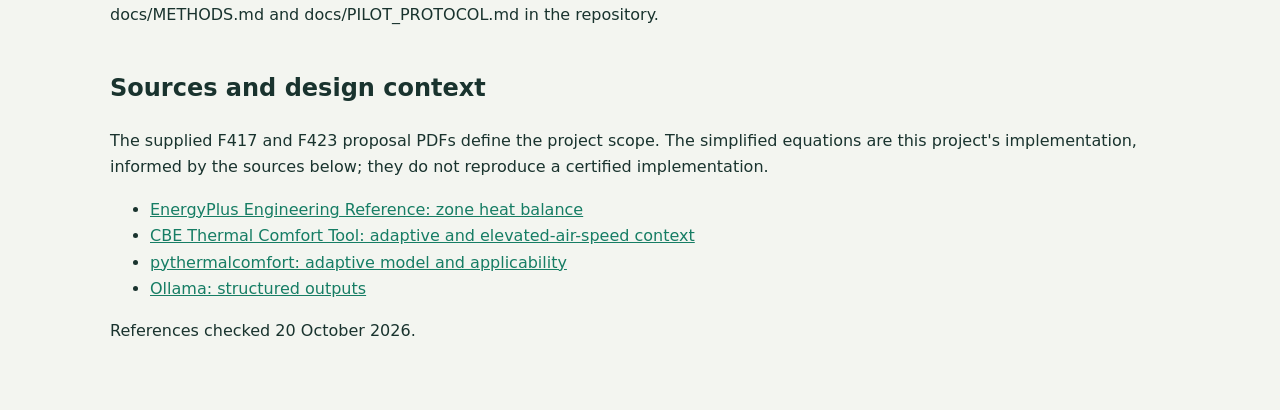
<file: outputs/study/sensitivity/0_25/report.html>
<!doctype html><html lang="en"><meta charset="utf-8"><meta name="viewport" content="width=device-width,initial-scale=1"><title>Hostel cooling | Research report</title>
    <style>body{font:16px/1.65 system-ui;color:#19332e;background:#f3f5f0;margin:0}main{max-width:1060px;margin:auto;padding:50px 30px}h1{font-size:46px;line-height:1.1;max-width:800px}h2{margin-top:40px}.tag{color:#a14824;font-weight:700;letter-spacing:1px}table{border-collapse:collapse;width:100%;font-size:13px;background:white}td,th{padding:10px;text-align:left;border-bottom:1px solid #dde4dc}img{width:100%}code{background:#e5eae2;padding:3px}a{color:#167d64}.box{background:#e1ece4;padding:22px;border-left:4px solid #167d64}@media print{body{background:white}main{padding:0}h2{break-after:avoid}tr,img{break-inside:avoid}}</style><main>
    <div class="tag">CE F417 + CE F423 / SYNTHETIC COURSE PROTOTYPE</div><h1>Preference-aware cooling for student hostels</h1>
    <p>One project combining Applications of AI in Civil Engineering and Green Buildings and Energy Conservation. Controls: fan, window and curtain. Advisory software; no physical actuators.</p>
    <div class="box"><b>Evidence status</b><p>SYNTHETIC SIMULATION - no human pilot or measured savings. Preference backend: Qwen3-4B-Q4_K_M / llama.cpp b11756. This work completes the computational prototype and reproducible simulated comparison; a consented human pilot remains future work.</p></div>
    <h2>Abstract</h2><p>The prototype tests whether activity-specific preference memory can inform low-energy room-control suggestions. A one-node resistance-capacitance room model predicts temperature; a moisture balance estimates relative humidity. A fuzzy comfort model and a discrete genetic algorithm trade comfort, fan electricity, noise and switching. Fixed, expert, adaptive, neural and physics-only baselines are compared on identical seeded weather. A one-time-survey ablation isolates memory updates. Human hypotheses remain untested.</p>
    <h2>Research questions</h2><p>F417: can conversation retain changing study/sleep preferences, and does that improve acceptance? F423: does adding room physics improve the comfort-energy trade-off? Conversation-versus-survey superiority, real energy savings and human acceptance require field data.</p>
    <h2>Methods</h2><p>Room: 12 m², 3 m height, west orientation, UA=45 W/K, effective C=2 MJ/K, 2 m² window, glazing gain factor 0.6. All are illustrative assumptions. The 15-minute analytical heat balance is C dT/dt = (UA + rho cp Vdot)(Tout-T) + Qsolar + Qinternal + Pfan. Fans add sensible heat; their perceived cooling is represented separately.</p>
    <p>A 60-minute constant-forcing rollout scores feasible actions. The GA uses population 10, eight generations, tournament selection, elitism, crossover and mutation. At most 24 actions allow an exhaustive audit; the returned GA action is retained even if the audit finds a better action. Sleep fan limits and closed-window constraints apply to all policies.</p>
    <ul><li><b>ours</b>: Preference memory + fuzzy comfort + RC + GA.</li></ul><h3>Unavailable or failed runs</h3><ul><li>None.</li></ul>
    <h2>Experimental protocol</h2><p>3 days per seed; seeds [11, 23, 47]; 15-minute steps. Policies start from identical temperatures and share weather, initial explicit constraints and the hidden occupant scenario. Each policy evolves its own room state. All suggestions are automatically applied for comparison; acceptance is evaluated separately. Ours and survey receive the same initial survey, then a scripted mid-trial change is revealed only through conversation to ours. No raw human data is used.</p>
    <p>ANN holdout MAE: 0.148 TSV units on 400 synthetic IID samples; 2000 training samples. This is a synthetic fit check. Controller latency excludes preference extraction; extraction latency is separately logged in conversation_evidence.json.</p>
    <h2>Results</h2><p>The preference controller used 287.1 Wh/day with 55.0% synthetic comfort violations. This subset has no fixed-schedule reference.</p><img src="comparison.png" alt="Fan electricity and comfort violations by controller">
    <div style="overflow:auto"><table><thead><tr><th>Controller</th><th>Fan Wh/day</th><th>Period fan kWh/m²</th><th>Mean |TSV| proxy</th><th>Violations</th><th>Acceptance proxy</th><th>Median ms</th></tr></thead><tbody><tr><td>ours</td><td>287.1</td><td>0.0718</td><td>1.52</td><td>55.0%</td><td>43.4%</td><td>3.80</td></tr></tbody></table></div>
    <p>EPI covers fan electricity during this trial only. No annual extrapolation or whole-building claim is made. Away intervals count toward electricity but are excluded from comfort/acceptance denominators. Per-seed data and SD are exported. A small number of weather seeds is not a human sample size.</p>
    <h2>Hypothesis status and discussion</h2><p>H1 (conversation vs survey) and H3 (human acceptance) are not established. The scripted preference shift checks memory behavior mechanically. H2 (activity awareness) is implemented with explicit activity inputs rather than inferred routines. H4 (lower energy without reduced comfort) must be evaluated from both columns, and remains a simulated observation, not a validated claim. An actual LLM baseline is omitted until a model is configured; the memoryless rule surrogate is clearly separate.</p>
    <h2>Limitations</h2><ul><li>Uncalibrated one-node RC model; facade irradiance and wind-driven ventilation are proxies.</li><li>Air temperature approximates operative temperature; no radiant sensor, latent heat coupling or CFD.</li><li>ANN trained on synthetic generic occupant labels; no evidence of human generalization.</li><li>Comfort and acceptance derive from a related synthetic oracle; favorable results are not independent validation.</li><li>Ours and survey start from identical simulated survey data; a scripted preference change tests memory mechanically.</li><li>Constant one-hour weather/activity forecast; no guarantee of long-horizon energy optimality.</li><li>Adaptive reference excludes sleep and away; expert fallback explicitly handles those periods.</li><li>No ASHRAE, GRIHA or LEED certification and no autonomous physical device control.</li></ul>
    <h2>Pilot and ethics plan</h2><p>Collect at least seven consecutive days of 15-minute indoor/outdoor temperature, RH, facade solar/wind proxies, occupied activity, controls, fan power and optional TSV/accept-reject feedback. Obtain informed opt-in before storage, use pseudonymous IDs, allow export and deletion, and never infer sensitive traits. Calibrate UA and capacitance with chronological training data and report held-out one-step RMSE. Randomize controller periods in a later crossover study and analyze paired comfort and metered-energy outcomes. A 20-50 room deployment is outside the completed scope.</p>
    <h2>Reproduction</h2><p><code>python -m hostel_cooling experiment --days 7 --seeds 11 23 47</code></p><p>Raw exports: summary.json, comparison.csv, runs.csv, trajectories.csv and conversation_evidence.json. See README.md, docs/METHODS.md and docs/PILOT_PROTOCOL.md in the repository.</p>
    <h2>Sources and design context</h2><p>The supplied F417 and F423 proposal PDFs define the project scope. The simplified equations are this project's implementation, informed by the sources below; they do not reproduce a certified implementation.</p><ul><li><a href="https://energyplus.readthedocs.io/en/stable/guides/engineering-reference/2.1-basis-for-the-zone-and-air-system-integration.html">EnergyPlus Engineering Reference: zone heat balance</a></li><li><a href="https://cbe.berkeley.edu/research/cbe-thermal-comfort-tool/">CBE Thermal Comfort Tool: adaptive and elevated-air-speed context</a></li><li><a href="https://pythermalcomfort.readthedocs.io/en/latest/documentation/models.html">pythermalcomfort: adaptive model and applicability</a></li><li><a href="https://docs.ollama.com/capabilities/structured-outputs">Ollama: structured outputs</a></li></ul><p>References checked 20 October 2026.</p></main></html>
</file>
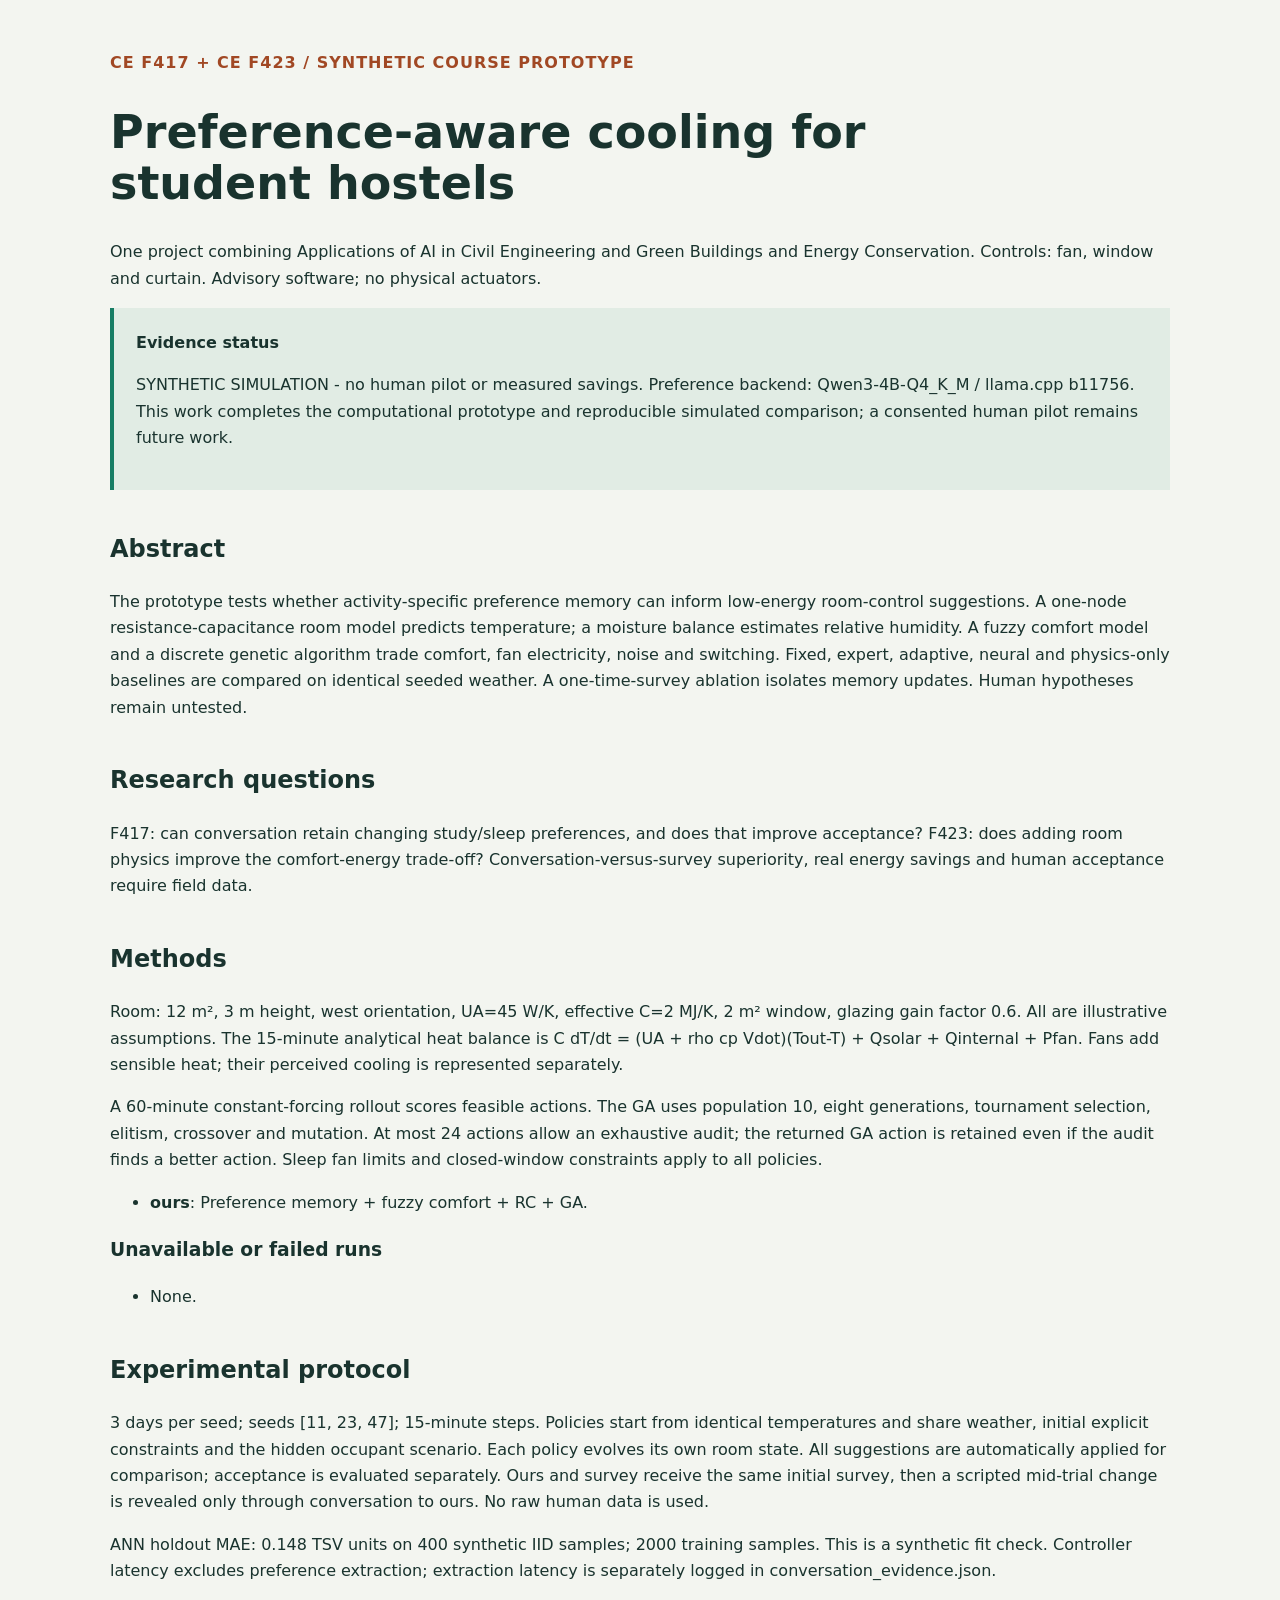
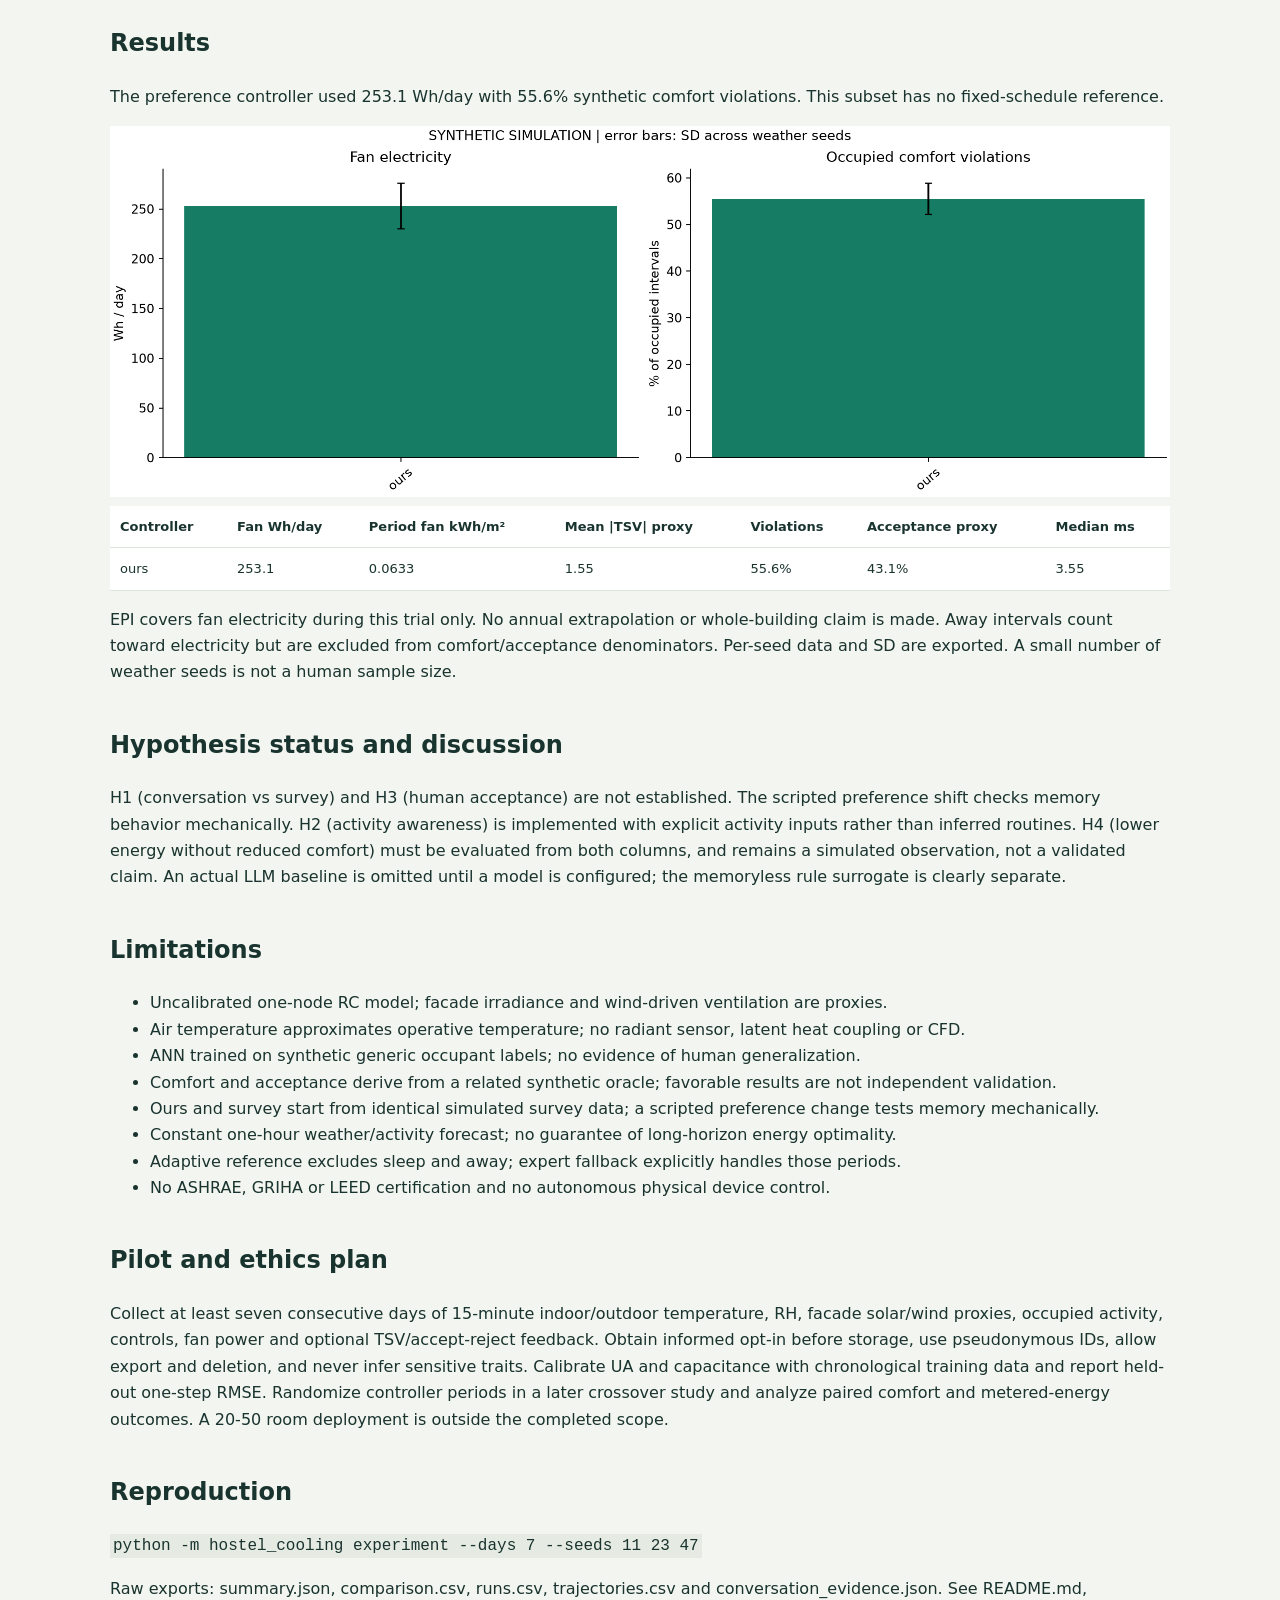
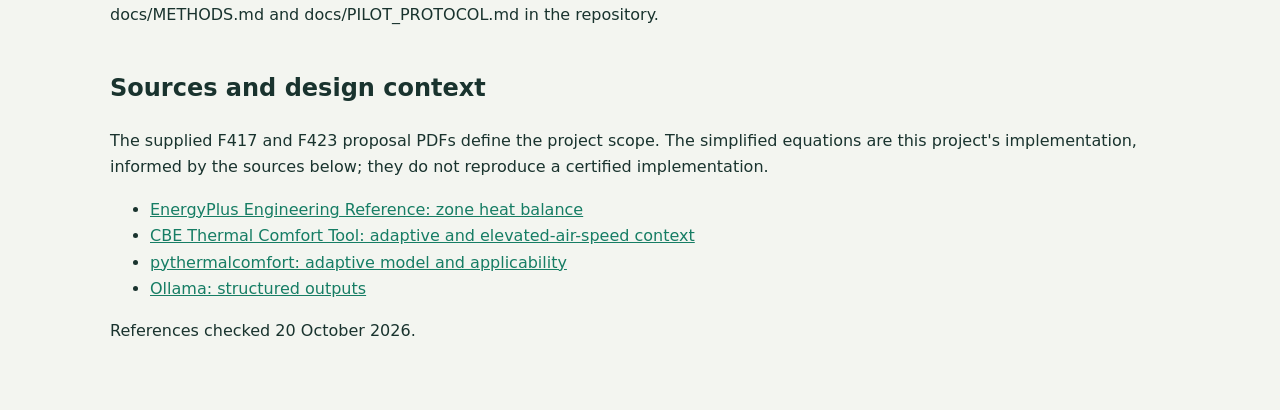
<file: outputs/study/sensitivity/0_5/report.html>
<!doctype html><html lang="en"><meta charset="utf-8"><meta name="viewport" content="width=device-width,initial-scale=1"><title>Hostel cooling | Research report</title>
    <style>body{font:16px/1.65 system-ui;color:#19332e;background:#f3f5f0;margin:0}main{max-width:1060px;margin:auto;padding:50px 30px}h1{font-size:46px;line-height:1.1;max-width:800px}h2{margin-top:40px}.tag{color:#a14824;font-weight:700;letter-spacing:1px}table{border-collapse:collapse;width:100%;font-size:13px;background:white}td,th{padding:10px;text-align:left;border-bottom:1px solid #dde4dc}img{width:100%}code{background:#e5eae2;padding:3px}a{color:#167d64}.box{background:#e1ece4;padding:22px;border-left:4px solid #167d64}@media print{body{background:white}main{padding:0}h2{break-after:avoid}tr,img{break-inside:avoid}}</style><main>
    <div class="tag">CE F417 + CE F423 / SYNTHETIC COURSE PROTOTYPE</div><h1>Preference-aware cooling for student hostels</h1>
    <p>One project combining Applications of AI in Civil Engineering and Green Buildings and Energy Conservation. Controls: fan, window and curtain. Advisory software; no physical actuators.</p>
    <div class="box"><b>Evidence status</b><p>SYNTHETIC SIMULATION - no human pilot or measured savings. Preference backend: Qwen3-4B-Q4_K_M / llama.cpp b11756. This work completes the computational prototype and reproducible simulated comparison; a consented human pilot remains future work.</p></div>
    <h2>Abstract</h2><p>The prototype tests whether activity-specific preference memory can inform low-energy room-control suggestions. A one-node resistance-capacitance room model predicts temperature; a moisture balance estimates relative humidity. A fuzzy comfort model and a discrete genetic algorithm trade comfort, fan electricity, noise and switching. Fixed, expert, adaptive, neural and physics-only baselines are compared on identical seeded weather. A one-time-survey ablation isolates memory updates. Human hypotheses remain untested.</p>
    <h2>Research questions</h2><p>F417: can conversation retain changing study/sleep preferences, and does that improve acceptance? F423: does adding room physics improve the comfort-energy trade-off? Conversation-versus-survey superiority, real energy savings and human acceptance require field data.</p>
    <h2>Methods</h2><p>Room: 12 m², 3 m height, west orientation, UA=45 W/K, effective C=2 MJ/K, 2 m² window, glazing gain factor 0.6. All are illustrative assumptions. The 15-minute analytical heat balance is C dT/dt = (UA + rho cp Vdot)(Tout-T) + Qsolar + Qinternal + Pfan. Fans add sensible heat; their perceived cooling is represented separately.</p>
    <p>A 60-minute constant-forcing rollout scores feasible actions. The GA uses population 10, eight generations, tournament selection, elitism, crossover and mutation. At most 24 actions allow an exhaustive audit; the returned GA action is retained even if the audit finds a better action. Sleep fan limits and closed-window constraints apply to all policies.</p>
    <ul><li><b>ours</b>: Preference memory + fuzzy comfort + RC + GA.</li></ul><h3>Unavailable or failed runs</h3><ul><li>None.</li></ul>
    <h2>Experimental protocol</h2><p>3 days per seed; seeds [11, 23, 47]; 15-minute steps. Policies start from identical temperatures and share weather, initial explicit constraints and the hidden occupant scenario. Each policy evolves its own room state. All suggestions are automatically applied for comparison; acceptance is evaluated separately. Ours and survey receive the same initial survey, then a scripted mid-trial change is revealed only through conversation to ours. No raw human data is used.</p>
    <p>ANN holdout MAE: 0.148 TSV units on 400 synthetic IID samples; 2000 training samples. This is a synthetic fit check. Controller latency excludes preference extraction; extraction latency is separately logged in conversation_evidence.json.</p>
    <h2>Results</h2><p>The preference controller used 253.1 Wh/day with 55.6% synthetic comfort violations. This subset has no fixed-schedule reference.</p><img src="comparison.png" alt="Fan electricity and comfort violations by controller">
    <div style="overflow:auto"><table><thead><tr><th>Controller</th><th>Fan Wh/day</th><th>Period fan kWh/m²</th><th>Mean |TSV| proxy</th><th>Violations</th><th>Acceptance proxy</th><th>Median ms</th></tr></thead><tbody><tr><td>ours</td><td>253.1</td><td>0.0633</td><td>1.55</td><td>55.6%</td><td>43.1%</td><td>3.55</td></tr></tbody></table></div>
    <p>EPI covers fan electricity during this trial only. No annual extrapolation or whole-building claim is made. Away intervals count toward electricity but are excluded from comfort/acceptance denominators. Per-seed data and SD are exported. A small number of weather seeds is not a human sample size.</p>
    <h2>Hypothesis status and discussion</h2><p>H1 (conversation vs survey) and H3 (human acceptance) are not established. The scripted preference shift checks memory behavior mechanically. H2 (activity awareness) is implemented with explicit activity inputs rather than inferred routines. H4 (lower energy without reduced comfort) must be evaluated from both columns, and remains a simulated observation, not a validated claim. An actual LLM baseline is omitted until a model is configured; the memoryless rule surrogate is clearly separate.</p>
    <h2>Limitations</h2><ul><li>Uncalibrated one-node RC model; facade irradiance and wind-driven ventilation are proxies.</li><li>Air temperature approximates operative temperature; no radiant sensor, latent heat coupling or CFD.</li><li>ANN trained on synthetic generic occupant labels; no evidence of human generalization.</li><li>Comfort and acceptance derive from a related synthetic oracle; favorable results are not independent validation.</li><li>Ours and survey start from identical simulated survey data; a scripted preference change tests memory mechanically.</li><li>Constant one-hour weather/activity forecast; no guarantee of long-horizon energy optimality.</li><li>Adaptive reference excludes sleep and away; expert fallback explicitly handles those periods.</li><li>No ASHRAE, GRIHA or LEED certification and no autonomous physical device control.</li></ul>
    <h2>Pilot and ethics plan</h2><p>Collect at least seven consecutive days of 15-minute indoor/outdoor temperature, RH, facade solar/wind proxies, occupied activity, controls, fan power and optional TSV/accept-reject feedback. Obtain informed opt-in before storage, use pseudonymous IDs, allow export and deletion, and never infer sensitive traits. Calibrate UA and capacitance with chronological training data and report held-out one-step RMSE. Randomize controller periods in a later crossover study and analyze paired comfort and metered-energy outcomes. A 20-50 room deployment is outside the completed scope.</p>
    <h2>Reproduction</h2><p><code>python -m hostel_cooling experiment --days 7 --seeds 11 23 47</code></p><p>Raw exports: summary.json, comparison.csv, runs.csv, trajectories.csv and conversation_evidence.json. See README.md, docs/METHODS.md and docs/PILOT_PROTOCOL.md in the repository.</p>
    <h2>Sources and design context</h2><p>The supplied F417 and F423 proposal PDFs define the project scope. The simplified equations are this project's implementation, informed by the sources below; they do not reproduce a certified implementation.</p><ul><li><a href="https://energyplus.readthedocs.io/en/stable/guides/engineering-reference/2.1-basis-for-the-zone-and-air-system-integration.html">EnergyPlus Engineering Reference: zone heat balance</a></li><li><a href="https://cbe.berkeley.edu/research/cbe-thermal-comfort-tool/">CBE Thermal Comfort Tool: adaptive and elevated-air-speed context</a></li><li><a href="https://pythermalcomfort.readthedocs.io/en/latest/documentation/models.html">pythermalcomfort: adaptive model and applicability</a></li><li><a href="https://docs.ollama.com/capabilities/structured-outputs">Ollama: structured outputs</a></li></ul><p>References checked 20 October 2026.</p></main></html>
</file>
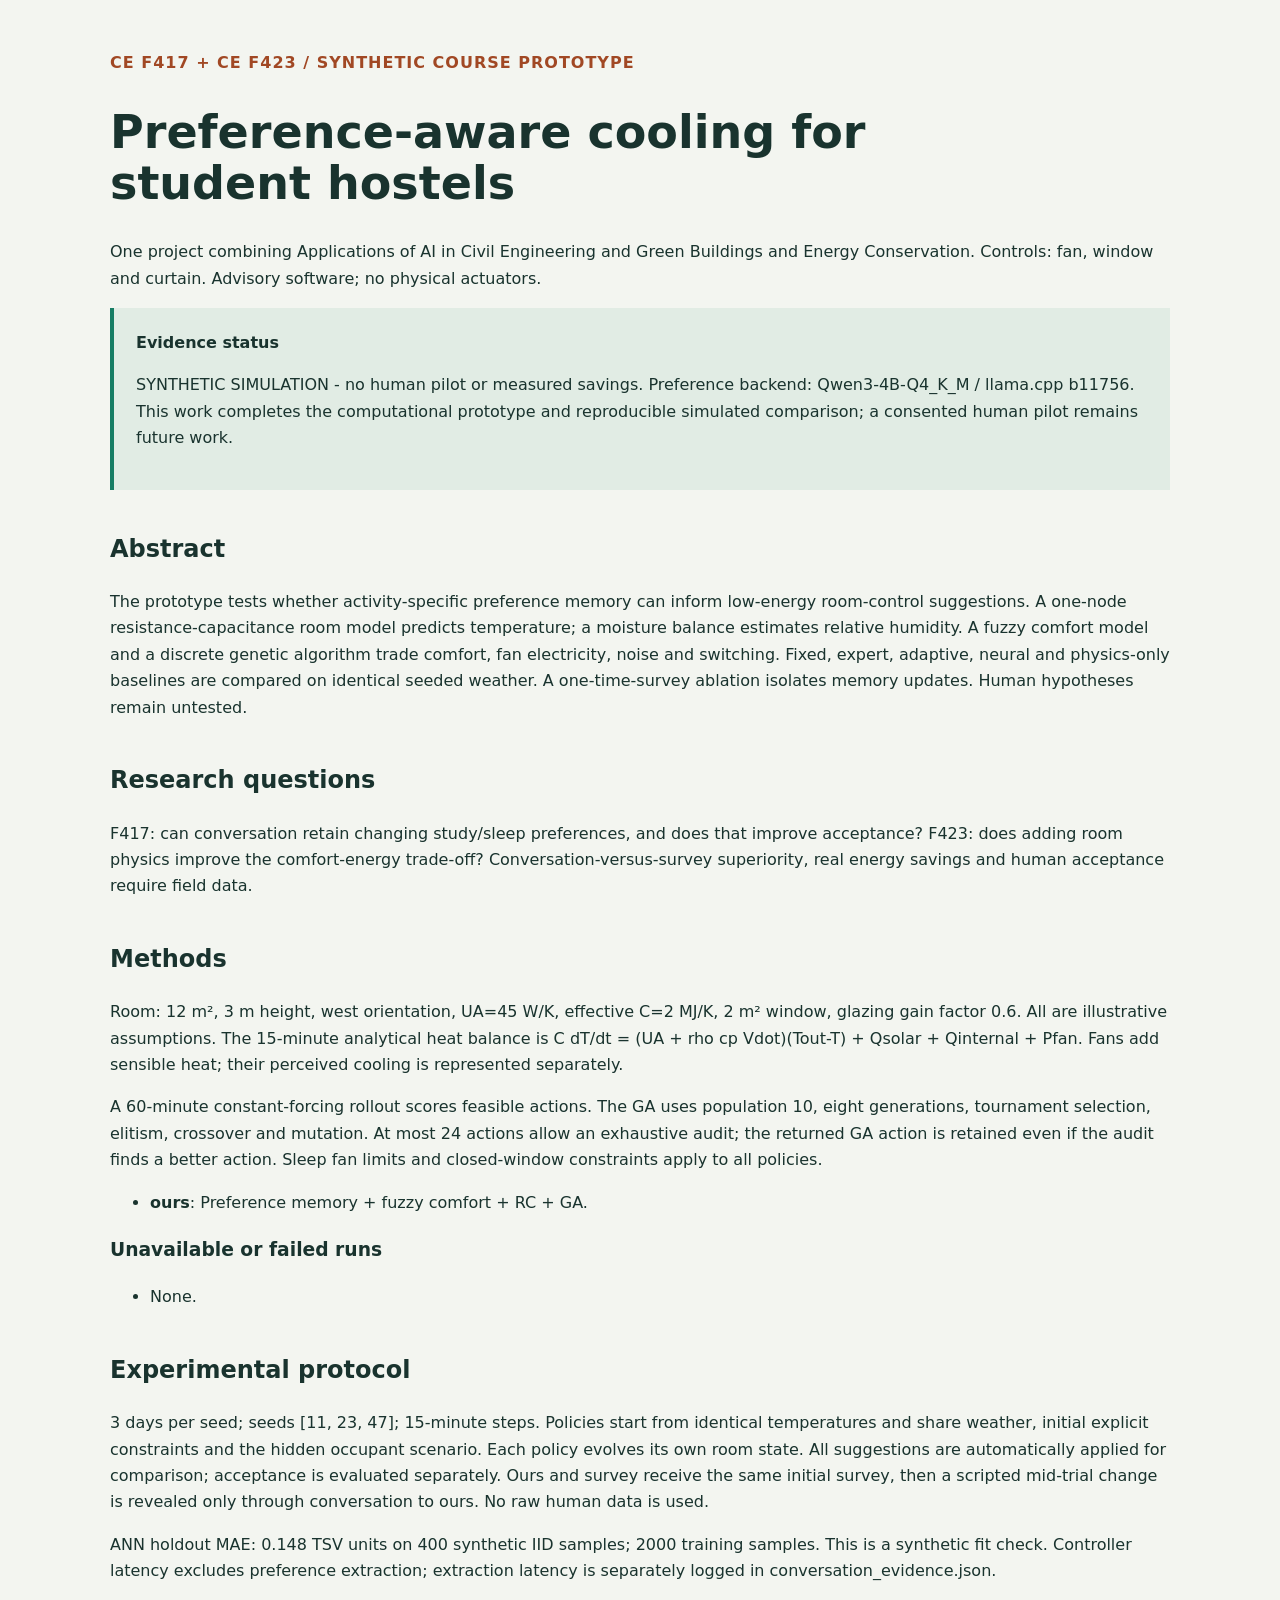
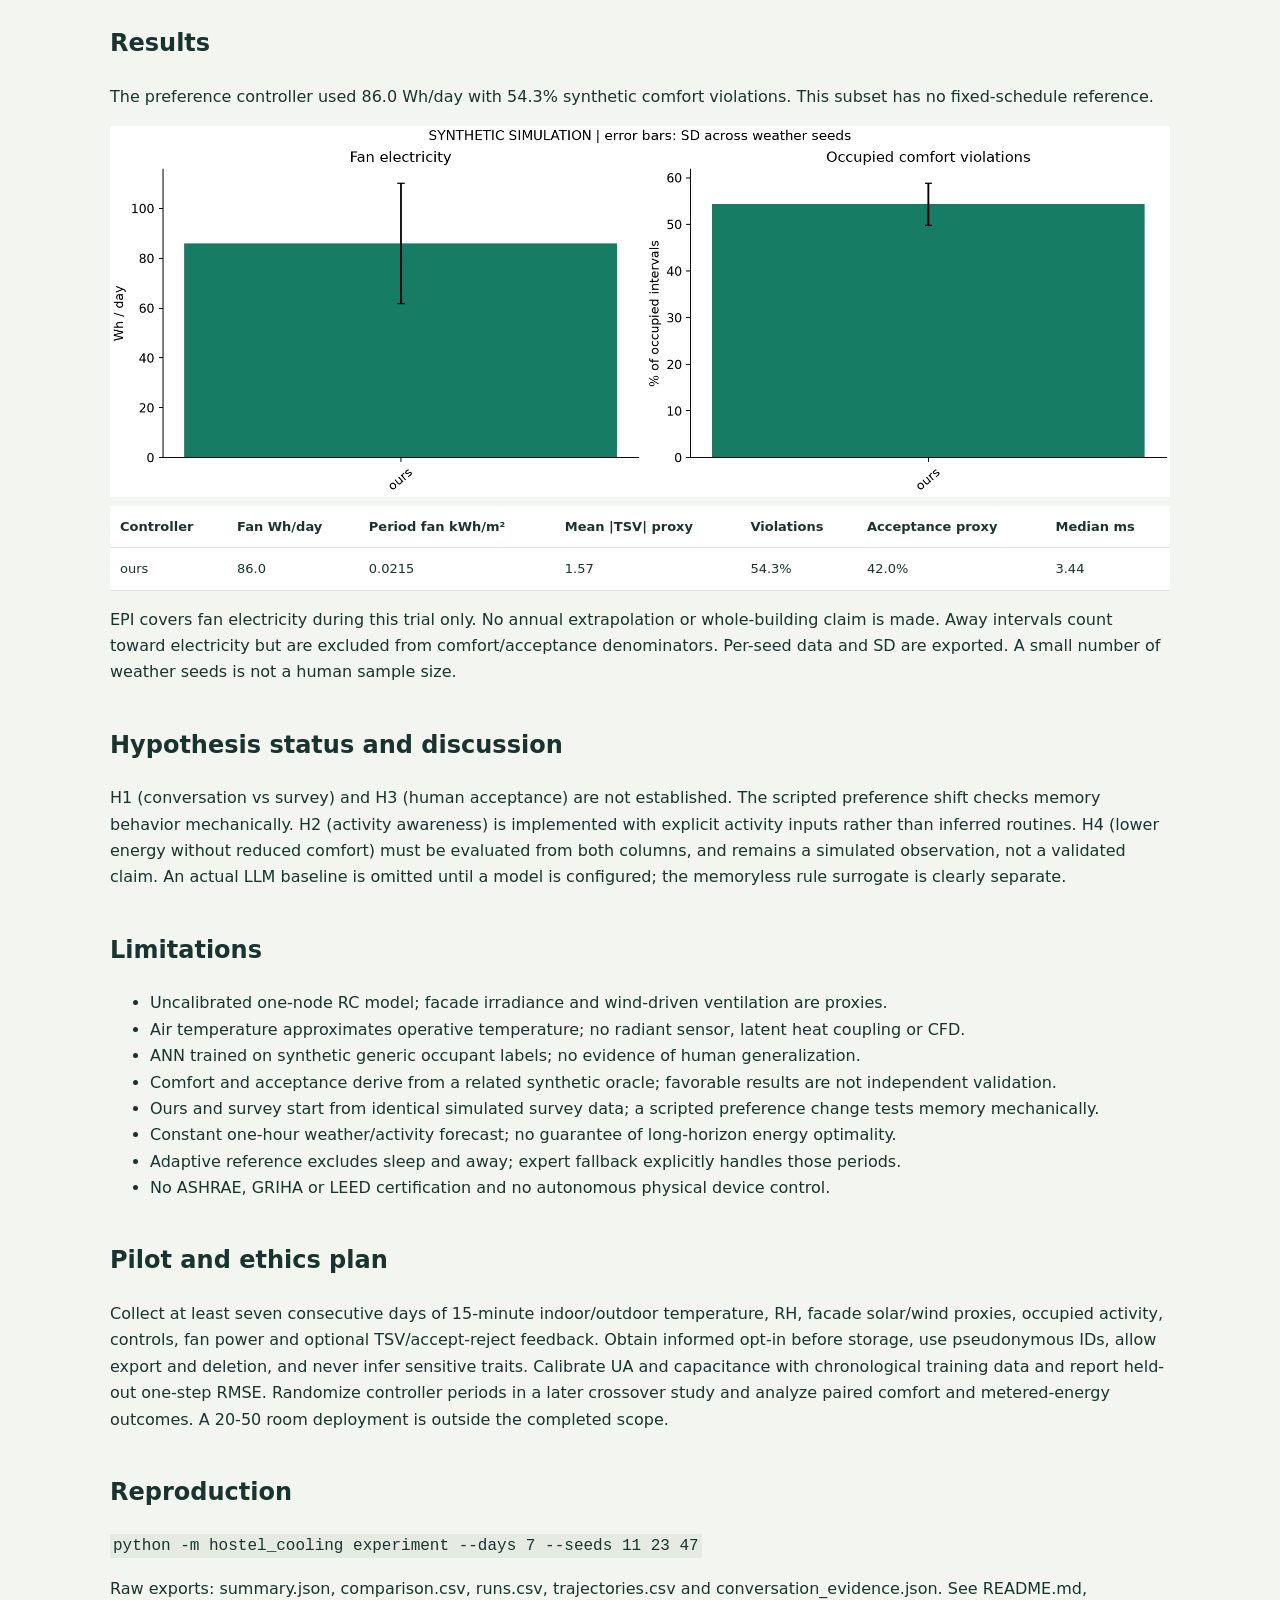
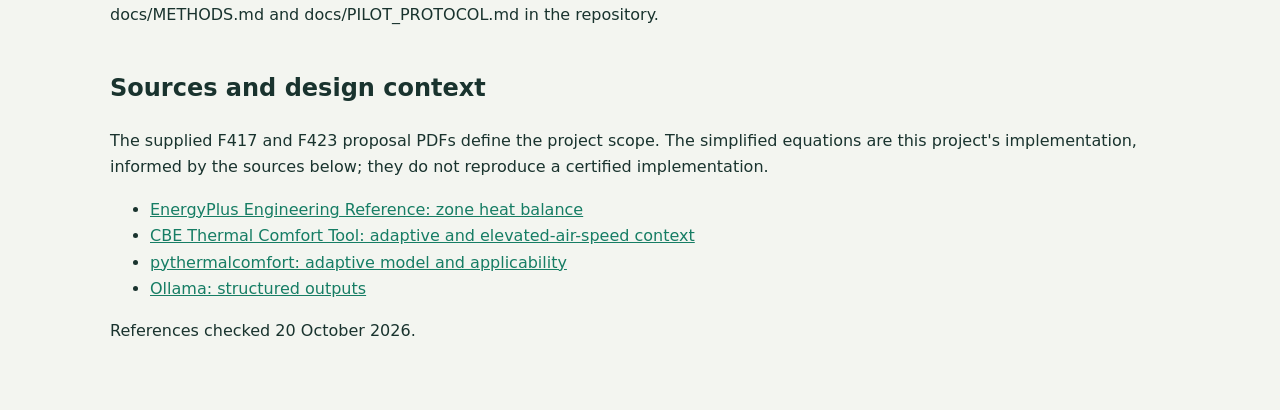
<file: outputs/study/sensitivity/1/report.html>
<!doctype html><html lang="en"><meta charset="utf-8"><meta name="viewport" content="width=device-width,initial-scale=1"><title>Hostel cooling | Research report</title>
    <style>body{font:16px/1.65 system-ui;color:#19332e;background:#f3f5f0;margin:0}main{max-width:1060px;margin:auto;padding:50px 30px}h1{font-size:46px;line-height:1.1;max-width:800px}h2{margin-top:40px}.tag{color:#a14824;font-weight:700;letter-spacing:1px}table{border-collapse:collapse;width:100%;font-size:13px;background:white}td,th{padding:10px;text-align:left;border-bottom:1px solid #dde4dc}img{width:100%}code{background:#e5eae2;padding:3px}a{color:#167d64}.box{background:#e1ece4;padding:22px;border-left:4px solid #167d64}@media print{body{background:white}main{padding:0}h2{break-after:avoid}tr,img{break-inside:avoid}}</style><main>
    <div class="tag">CE F417 + CE F423 / SYNTHETIC COURSE PROTOTYPE</div><h1>Preference-aware cooling for student hostels</h1>
    <p>One project combining Applications of AI in Civil Engineering and Green Buildings and Energy Conservation. Controls: fan, window and curtain. Advisory software; no physical actuators.</p>
    <div class="box"><b>Evidence status</b><p>SYNTHETIC SIMULATION - no human pilot or measured savings. Preference backend: Qwen3-4B-Q4_K_M / llama.cpp b11756. This work completes the computational prototype and reproducible simulated comparison; a consented human pilot remains future work.</p></div>
    <h2>Abstract</h2><p>The prototype tests whether activity-specific preference memory can inform low-energy room-control suggestions. A one-node resistance-capacitance room model predicts temperature; a moisture balance estimates relative humidity. A fuzzy comfort model and a discrete genetic algorithm trade comfort, fan electricity, noise and switching. Fixed, expert, adaptive, neural and physics-only baselines are compared on identical seeded weather. A one-time-survey ablation isolates memory updates. Human hypotheses remain untested.</p>
    <h2>Research questions</h2><p>F417: can conversation retain changing study/sleep preferences, and does that improve acceptance? F423: does adding room physics improve the comfort-energy trade-off? Conversation-versus-survey superiority, real energy savings and human acceptance require field data.</p>
    <h2>Methods</h2><p>Room: 12 m², 3 m height, west orientation, UA=45 W/K, effective C=2 MJ/K, 2 m² window, glazing gain factor 0.6. All are illustrative assumptions. The 15-minute analytical heat balance is C dT/dt = (UA + rho cp Vdot)(Tout-T) + Qsolar + Qinternal + Pfan. Fans add sensible heat; their perceived cooling is represented separately.</p>
    <p>A 60-minute constant-forcing rollout scores feasible actions. The GA uses population 10, eight generations, tournament selection, elitism, crossover and mutation. At most 24 actions allow an exhaustive audit; the returned GA action is retained even if the audit finds a better action. Sleep fan limits and closed-window constraints apply to all policies.</p>
    <ul><li><b>ours</b>: Preference memory + fuzzy comfort + RC + GA.</li></ul><h3>Unavailable or failed runs</h3><ul><li>None.</li></ul>
    <h2>Experimental protocol</h2><p>3 days per seed; seeds [11, 23, 47]; 15-minute steps. Policies start from identical temperatures and share weather, initial explicit constraints and the hidden occupant scenario. Each policy evolves its own room state. All suggestions are automatically applied for comparison; acceptance is evaluated separately. Ours and survey receive the same initial survey, then a scripted mid-trial change is revealed only through conversation to ours. No raw human data is used.</p>
    <p>ANN holdout MAE: 0.148 TSV units on 400 synthetic IID samples; 2000 training samples. This is a synthetic fit check. Controller latency excludes preference extraction; extraction latency is separately logged in conversation_evidence.json.</p>
    <h2>Results</h2><p>The preference controller used 86.0 Wh/day with 54.3% synthetic comfort violations. This subset has no fixed-schedule reference.</p><img src="comparison.png" alt="Fan electricity and comfort violations by controller">
    <div style="overflow:auto"><table><thead><tr><th>Controller</th><th>Fan Wh/day</th><th>Period fan kWh/m²</th><th>Mean |TSV| proxy</th><th>Violations</th><th>Acceptance proxy</th><th>Median ms</th></tr></thead><tbody><tr><td>ours</td><td>86.0</td><td>0.0215</td><td>1.57</td><td>54.3%</td><td>42.0%</td><td>3.44</td></tr></tbody></table></div>
    <p>EPI covers fan electricity during this trial only. No annual extrapolation or whole-building claim is made. Away intervals count toward electricity but are excluded from comfort/acceptance denominators. Per-seed data and SD are exported. A small number of weather seeds is not a human sample size.</p>
    <h2>Hypothesis status and discussion</h2><p>H1 (conversation vs survey) and H3 (human acceptance) are not established. The scripted preference shift checks memory behavior mechanically. H2 (activity awareness) is implemented with explicit activity inputs rather than inferred routines. H4 (lower energy without reduced comfort) must be evaluated from both columns, and remains a simulated observation, not a validated claim. An actual LLM baseline is omitted until a model is configured; the memoryless rule surrogate is clearly separate.</p>
    <h2>Limitations</h2><ul><li>Uncalibrated one-node RC model; facade irradiance and wind-driven ventilation are proxies.</li><li>Air temperature approximates operative temperature; no radiant sensor, latent heat coupling or CFD.</li><li>ANN trained on synthetic generic occupant labels; no evidence of human generalization.</li><li>Comfort and acceptance derive from a related synthetic oracle; favorable results are not independent validation.</li><li>Ours and survey start from identical simulated survey data; a scripted preference change tests memory mechanically.</li><li>Constant one-hour weather/activity forecast; no guarantee of long-horizon energy optimality.</li><li>Adaptive reference excludes sleep and away; expert fallback explicitly handles those periods.</li><li>No ASHRAE, GRIHA or LEED certification and no autonomous physical device control.</li></ul>
    <h2>Pilot and ethics plan</h2><p>Collect at least seven consecutive days of 15-minute indoor/outdoor temperature, RH, facade solar/wind proxies, occupied activity, controls, fan power and optional TSV/accept-reject feedback. Obtain informed opt-in before storage, use pseudonymous IDs, allow export and deletion, and never infer sensitive traits. Calibrate UA and capacitance with chronological training data and report held-out one-step RMSE. Randomize controller periods in a later crossover study and analyze paired comfort and metered-energy outcomes. A 20-50 room deployment is outside the completed scope.</p>
    <h2>Reproduction</h2><p><code>python -m hostel_cooling experiment --days 7 --seeds 11 23 47</code></p><p>Raw exports: summary.json, comparison.csv, runs.csv, trajectories.csv and conversation_evidence.json. See README.md, docs/METHODS.md and docs/PILOT_PROTOCOL.md in the repository.</p>
    <h2>Sources and design context</h2><p>The supplied F417 and F423 proposal PDFs define the project scope. The simplified equations are this project's implementation, informed by the sources below; they do not reproduce a certified implementation.</p><ul><li><a href="https://energyplus.readthedocs.io/en/stable/guides/engineering-reference/2.1-basis-for-the-zone-and-air-system-integration.html">EnergyPlus Engineering Reference: zone heat balance</a></li><li><a href="https://cbe.berkeley.edu/research/cbe-thermal-comfort-tool/">CBE Thermal Comfort Tool: adaptive and elevated-air-speed context</a></li><li><a href="https://pythermalcomfort.readthedocs.io/en/latest/documentation/models.html">pythermalcomfort: adaptive model and applicability</a></li><li><a href="https://docs.ollama.com/capabilities/structured-outputs">Ollama: structured outputs</a></li></ul><p>References checked 20 October 2026.</p></main></html>
</file>
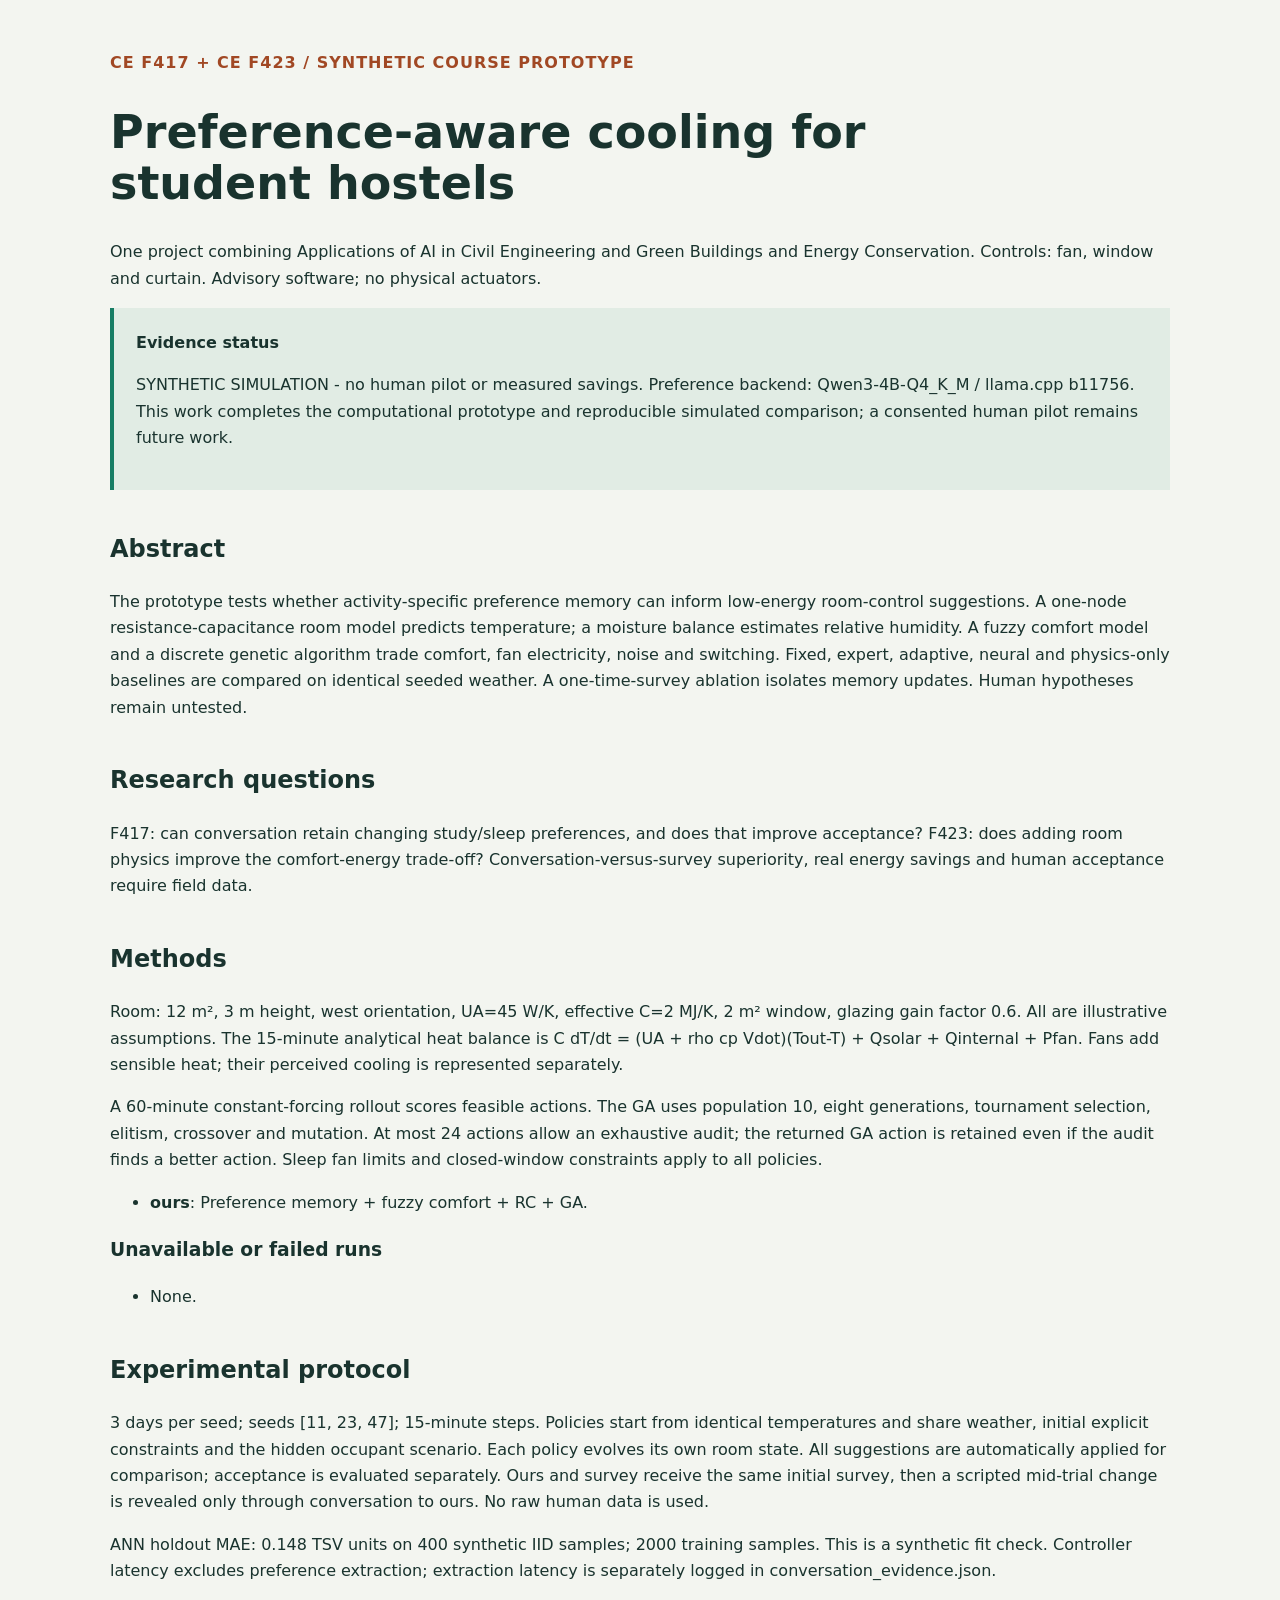
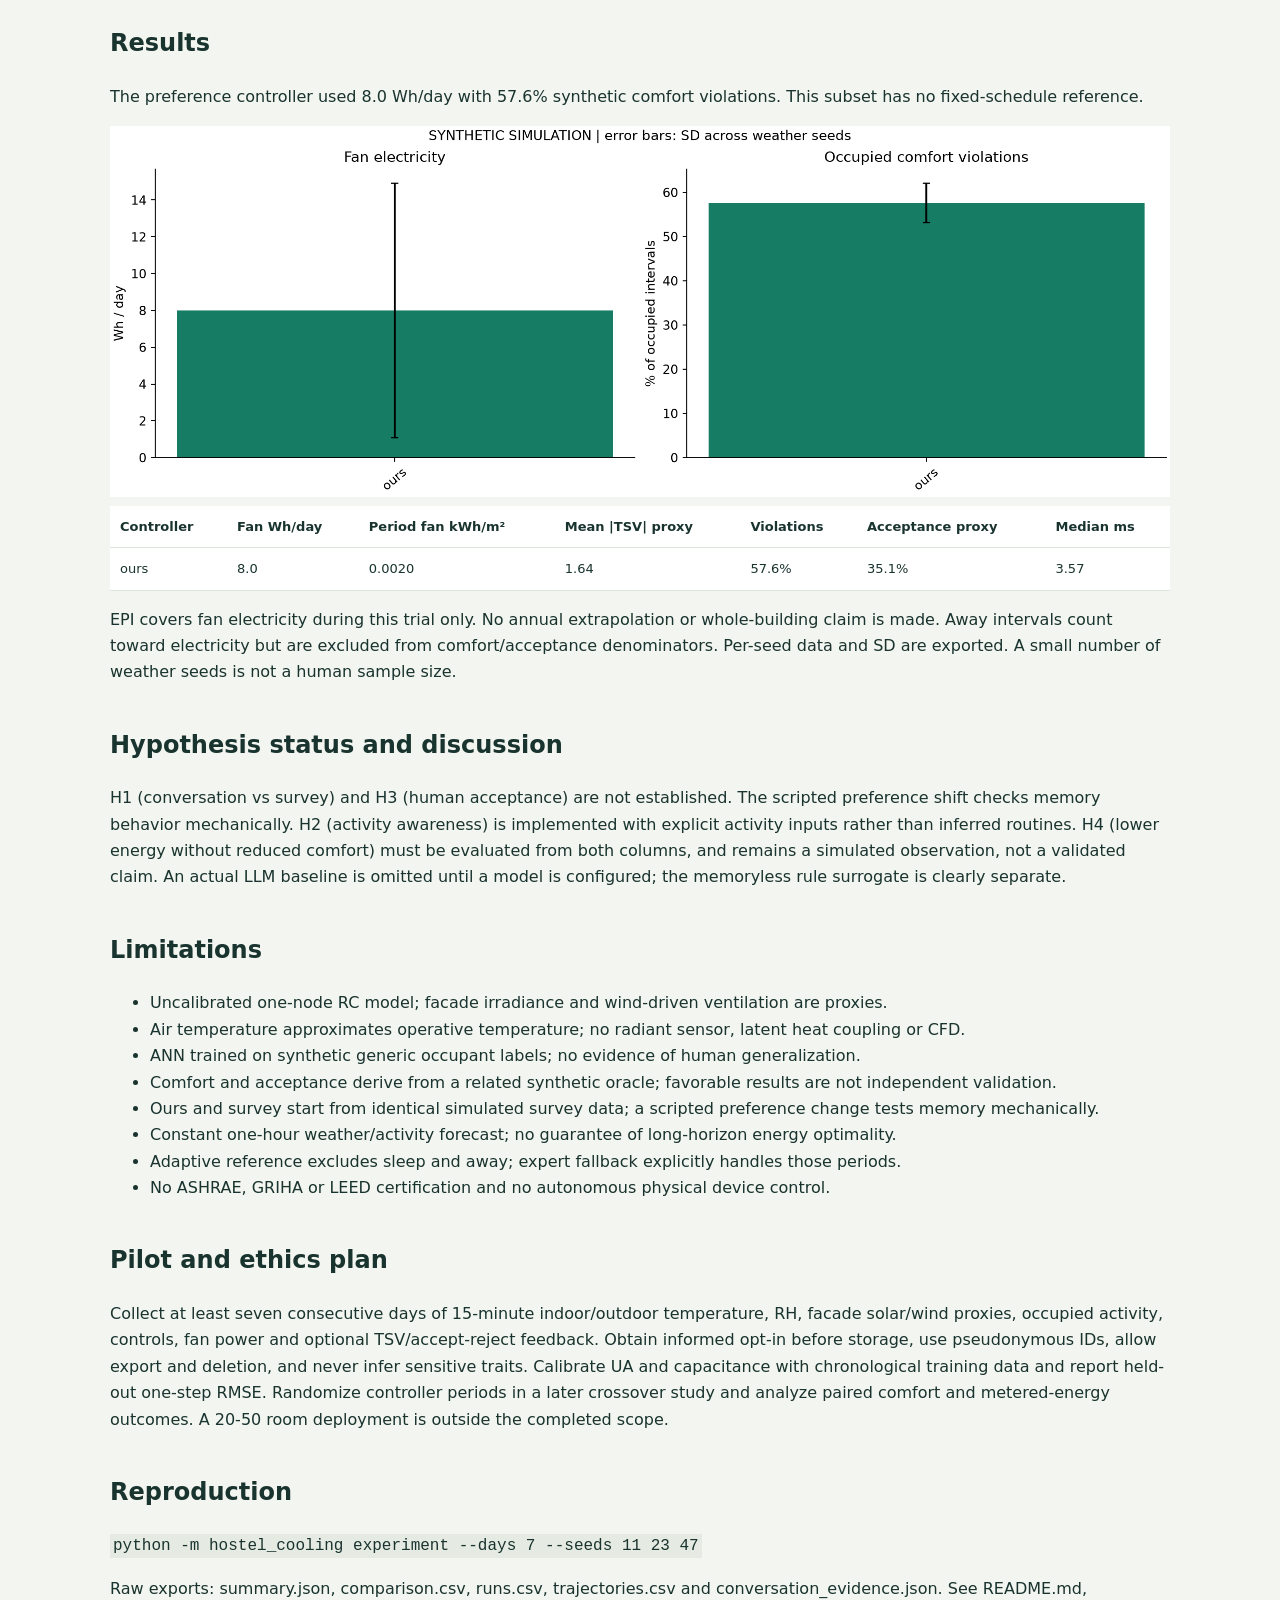
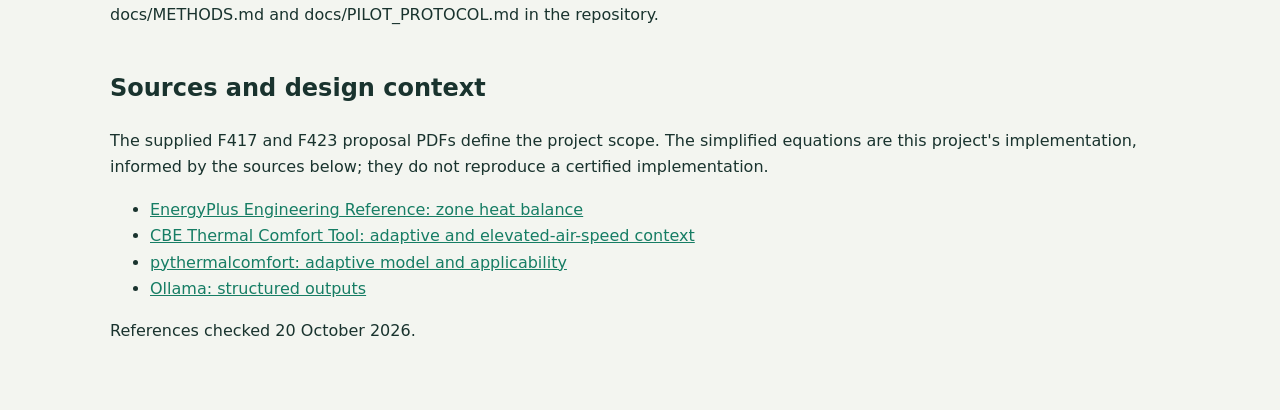
<file: outputs/study/sensitivity/2/report.html>
<!doctype html><html lang="en"><meta charset="utf-8"><meta name="viewport" content="width=device-width,initial-scale=1"><title>Hostel cooling | Research report</title>
    <style>body{font:16px/1.65 system-ui;color:#19332e;background:#f3f5f0;margin:0}main{max-width:1060px;margin:auto;padding:50px 30px}h1{font-size:46px;line-height:1.1;max-width:800px}h2{margin-top:40px}.tag{color:#a14824;font-weight:700;letter-spacing:1px}table{border-collapse:collapse;width:100%;font-size:13px;background:white}td,th{padding:10px;text-align:left;border-bottom:1px solid #dde4dc}img{width:100%}code{background:#e5eae2;padding:3px}a{color:#167d64}.box{background:#e1ece4;padding:22px;border-left:4px solid #167d64}@media print{body{background:white}main{padding:0}h2{break-after:avoid}tr,img{break-inside:avoid}}</style><main>
    <div class="tag">CE F417 + CE F423 / SYNTHETIC COURSE PROTOTYPE</div><h1>Preference-aware cooling for student hostels</h1>
    <p>One project combining Applications of AI in Civil Engineering and Green Buildings and Energy Conservation. Controls: fan, window and curtain. Advisory software; no physical actuators.</p>
    <div class="box"><b>Evidence status</b><p>SYNTHETIC SIMULATION - no human pilot or measured savings. Preference backend: Qwen3-4B-Q4_K_M / llama.cpp b11756. This work completes the computational prototype and reproducible simulated comparison; a consented human pilot remains future work.</p></div>
    <h2>Abstract</h2><p>The prototype tests whether activity-specific preference memory can inform low-energy room-control suggestions. A one-node resistance-capacitance room model predicts temperature; a moisture balance estimates relative humidity. A fuzzy comfort model and a discrete genetic algorithm trade comfort, fan electricity, noise and switching. Fixed, expert, adaptive, neural and physics-only baselines are compared on identical seeded weather. A one-time-survey ablation isolates memory updates. Human hypotheses remain untested.</p>
    <h2>Research questions</h2><p>F417: can conversation retain changing study/sleep preferences, and does that improve acceptance? F423: does adding room physics improve the comfort-energy trade-off? Conversation-versus-survey superiority, real energy savings and human acceptance require field data.</p>
    <h2>Methods</h2><p>Room: 12 m², 3 m height, west orientation, UA=45 W/K, effective C=2 MJ/K, 2 m² window, glazing gain factor 0.6. All are illustrative assumptions. The 15-minute analytical heat balance is C dT/dt = (UA + rho cp Vdot)(Tout-T) + Qsolar + Qinternal + Pfan. Fans add sensible heat; their perceived cooling is represented separately.</p>
    <p>A 60-minute constant-forcing rollout scores feasible actions. The GA uses population 10, eight generations, tournament selection, elitism, crossover and mutation. At most 24 actions allow an exhaustive audit; the returned GA action is retained even if the audit finds a better action. Sleep fan limits and closed-window constraints apply to all policies.</p>
    <ul><li><b>ours</b>: Preference memory + fuzzy comfort + RC + GA.</li></ul><h3>Unavailable or failed runs</h3><ul><li>None.</li></ul>
    <h2>Experimental protocol</h2><p>3 days per seed; seeds [11, 23, 47]; 15-minute steps. Policies start from identical temperatures and share weather, initial explicit constraints and the hidden occupant scenario. Each policy evolves its own room state. All suggestions are automatically applied for comparison; acceptance is evaluated separately. Ours and survey receive the same initial survey, then a scripted mid-trial change is revealed only through conversation to ours. No raw human data is used.</p>
    <p>ANN holdout MAE: 0.148 TSV units on 400 synthetic IID samples; 2000 training samples. This is a synthetic fit check. Controller latency excludes preference extraction; extraction latency is separately logged in conversation_evidence.json.</p>
    <h2>Results</h2><p>The preference controller used 8.0 Wh/day with 57.6% synthetic comfort violations. This subset has no fixed-schedule reference.</p><img src="comparison.png" alt="Fan electricity and comfort violations by controller">
    <div style="overflow:auto"><table><thead><tr><th>Controller</th><th>Fan Wh/day</th><th>Period fan kWh/m²</th><th>Mean |TSV| proxy</th><th>Violations</th><th>Acceptance proxy</th><th>Median ms</th></tr></thead><tbody><tr><td>ours</td><td>8.0</td><td>0.0020</td><td>1.64</td><td>57.6%</td><td>35.1%</td><td>3.57</td></tr></tbody></table></div>
    <p>EPI covers fan electricity during this trial only. No annual extrapolation or whole-building claim is made. Away intervals count toward electricity but are excluded from comfort/acceptance denominators. Per-seed data and SD are exported. A small number of weather seeds is not a human sample size.</p>
    <h2>Hypothesis status and discussion</h2><p>H1 (conversation vs survey) and H3 (human acceptance) are not established. The scripted preference shift checks memory behavior mechanically. H2 (activity awareness) is implemented with explicit activity inputs rather than inferred routines. H4 (lower energy without reduced comfort) must be evaluated from both columns, and remains a simulated observation, not a validated claim. An actual LLM baseline is omitted until a model is configured; the memoryless rule surrogate is clearly separate.</p>
    <h2>Limitations</h2><ul><li>Uncalibrated one-node RC model; facade irradiance and wind-driven ventilation are proxies.</li><li>Air temperature approximates operative temperature; no radiant sensor, latent heat coupling or CFD.</li><li>ANN trained on synthetic generic occupant labels; no evidence of human generalization.</li><li>Comfort and acceptance derive from a related synthetic oracle; favorable results are not independent validation.</li><li>Ours and survey start from identical simulated survey data; a scripted preference change tests memory mechanically.</li><li>Constant one-hour weather/activity forecast; no guarantee of long-horizon energy optimality.</li><li>Adaptive reference excludes sleep and away; expert fallback explicitly handles those periods.</li><li>No ASHRAE, GRIHA or LEED certification and no autonomous physical device control.</li></ul>
    <h2>Pilot and ethics plan</h2><p>Collect at least seven consecutive days of 15-minute indoor/outdoor temperature, RH, facade solar/wind proxies, occupied activity, controls, fan power and optional TSV/accept-reject feedback. Obtain informed opt-in before storage, use pseudonymous IDs, allow export and deletion, and never infer sensitive traits. Calibrate UA and capacitance with chronological training data and report held-out one-step RMSE. Randomize controller periods in a later crossover study and analyze paired comfort and metered-energy outcomes. A 20-50 room deployment is outside the completed scope.</p>
    <h2>Reproduction</h2><p><code>python -m hostel_cooling experiment --days 7 --seeds 11 23 47</code></p><p>Raw exports: summary.json, comparison.csv, runs.csv, trajectories.csv and conversation_evidence.json. See README.md, docs/METHODS.md and docs/PILOT_PROTOCOL.md in the repository.</p>
    <h2>Sources and design context</h2><p>The supplied F417 and F423 proposal PDFs define the project scope. The simplified equations are this project's implementation, informed by the sources below; they do not reproduce a certified implementation.</p><ul><li><a href="https://energyplus.readthedocs.io/en/stable/guides/engineering-reference/2.1-basis-for-the-zone-and-air-system-integration.html">EnergyPlus Engineering Reference: zone heat balance</a></li><li><a href="https://cbe.berkeley.edu/research/cbe-thermal-comfort-tool/">CBE Thermal Comfort Tool: adaptive and elevated-air-speed context</a></li><li><a href="https://pythermalcomfort.readthedocs.io/en/latest/documentation/models.html">pythermalcomfort: adaptive model and applicability</a></li><li><a href="https://docs.ollama.com/capabilities/structured-outputs">Ollama: structured outputs</a></li></ul><p>References checked 20 October 2026.</p></main></html>
</file>
